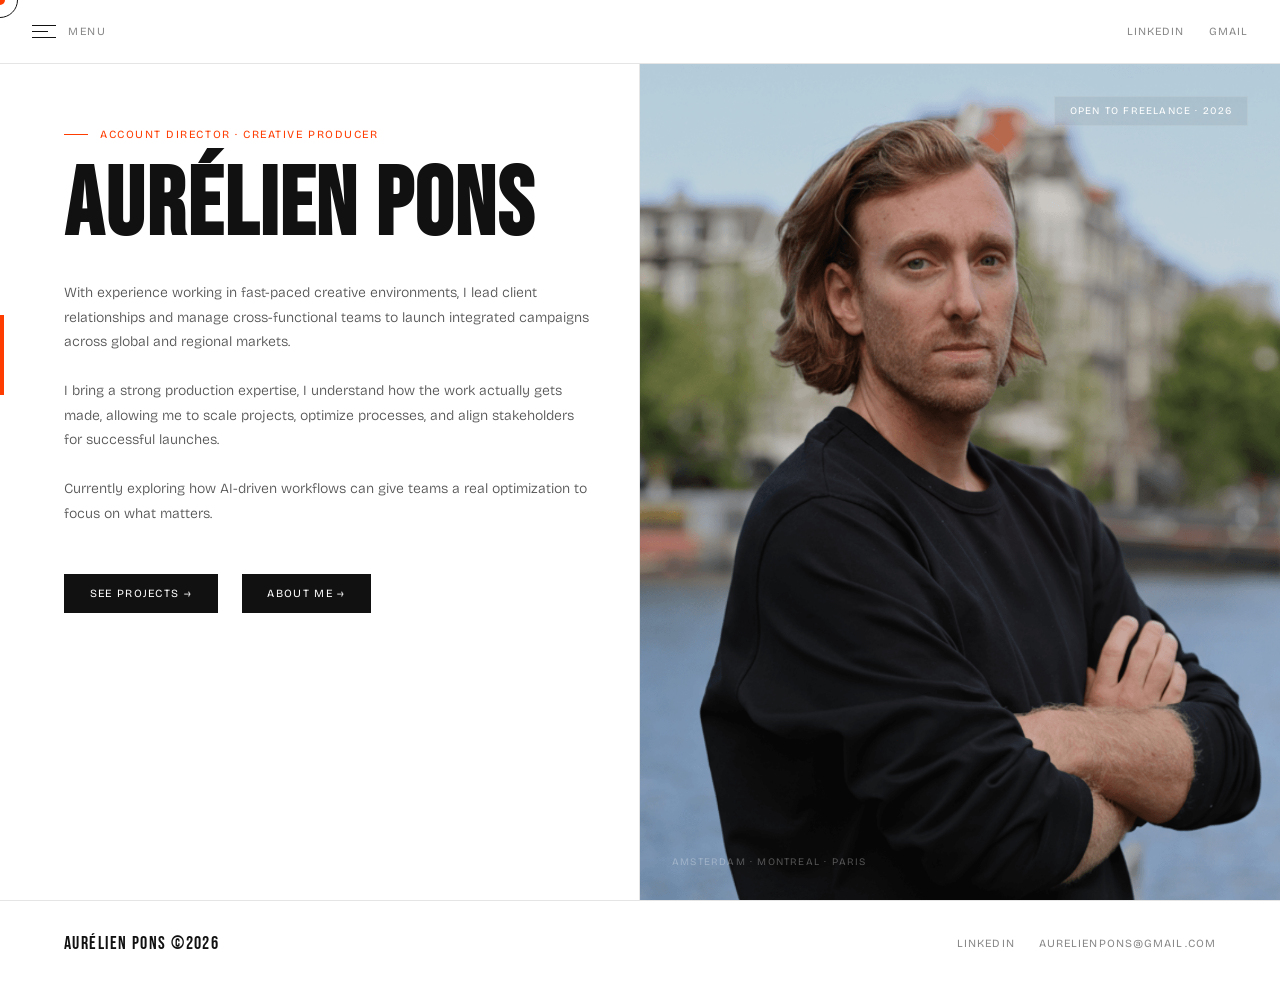
<file: index.html>
<!DOCTYPE html>
<html lang="en">
<head>
  <meta charset="UTF-8">
  <meta name="viewport" content="width=device-width, initial-scale=1.0">
  <title>Aurélien Pons — Account Director</title>
  <link rel="icon" type="image/png" href="favicon.png">
  <link rel="preconnect" href="https://fonts.googleapis.com">
  <link href="https://fonts.googleapis.com/css2?family=Bebas+Neue&family=Bricolage+Grotesque:opsz,wght@12..96,300;12..96,400;12..96,500;12..96,600&display=swap" rel="stylesheet">
  <link rel="stylesheet" href="style.css">
</head>

<!-- Google tag (gtag.js) -->
<script async src="https://www.googletagmanager.com/gtag/js?id=G-1ECZ98PKHG"></script>
<script>
  window.dataLayer = window.dataLayer || [];
  function gtag(){dataLayer.push(arguments);}
  gtag('js', new Date());

  gtag('config', 'G-1ECZ98PKHG');
</script>

<body>

<!-- Custom cursor -->
<div class="cursor" id="cursor"></div>
<div class="cursor-ring" id="cursorRing"></div>

<!-- Sidebar overlay -->
<div class="sidebar-overlay" id="overlay" onclick="closeSidebar()"></div>

<!-- Sidebar -->
<aside class="sidebar" id="sidebar">
  <div>
    <div class="sidebar-logo">AURÉLIEN<br>PONS</div>
    <nav class="sidebar-nav" style="margin-top:2.5rem;">
      <a href="index.html" class="active"><span class="nav-num">01</span>Home</a>
      <a href="about.html"><span class="nav-num">02</span>About</a>
      <a href="projects.html"><span class="nav-num">03</span>Projects</a>
<!--  <a href="projects-yeti.html"><span class="nav-num">04</span>Featured Case</a> -->
    </nav>
  </div>
  <div class="sidebar-bottom">
    <div class="sidebar-links">
      <a class="sidebar-icon-btn" href="https://linkedin.com/in/ponsaurelien" target="_blank" title="LinkedIn">
        <svg viewBox="0 0 24 24"><path d="M16 8a6 6 0 016 6v7h-4v-7a2 2 0 00-2-2 2 2 0 00-2 2v7h-4v-7a6 6 0 016-6z"/><rect x="2" y="9" width="4" height="12"/><circle cx="4" cy="4" r="2"/></svg>
      </a>
      <a class="sidebar-icon-btn" href="mailto:aurelienpons@gmail.com" title="Email">
        <svg viewBox="0 0 24 24"><path d="M4 4h16c1.1 0 2 .9 2 2v12c0 1.1-.9 2-2 2H4c-1.1 0-2-.9-2-2V6c0-1.1.9-2 2-2z"/><polyline points="22,6 12,13 2,6"/></svg>
      </a>
    </div>
<!--  <a class="sidebar-resume-btn" target="_blank" href="dwnld/Aurelien Pons - Client Director.pdf" download>↓ Download Resume</a>
  </div> -->
</aside>

<!-- Topbar -->
<header class="topbar">
  <div class="menu-trigger" id="menuTrigger" onclick="toggleSidebar()">
    <div class="hamburger">
      <span></span><span></span><span></span>
    </div>
    <span class="menu-label">Menu</span>
  </div>

  <div class="topbar-right">
    <a class="topbar-link" href="https://linkedin.com/in/ponsaurelien" target="_blank">LinkedIn</a>
    <a class="topbar-link" href="mailto:aurelienpons@gmail.com">Gmail</a>
<!--<a class="topbar-link accent-link" target="_blank" href="dwnld/Aurelien Pons - Client Director.pdf" download>Resume ↓</a>-->
  </div>
</header>

<!-- ══ PAGE: HOME ══ -->
<main class="page active" id="page-home">
  <div class="home-split">
    <div class="home-left">
      <div class="home-accent-line"></div>
      <div>
        <div class="home-eyebrow">Account Director · Creative Producer</div>
        <h1 class="home-name">AURÉLIEN PONS</h1>
        <p class="home-tagline">With experience working in fast-paced creative environments, I lead client relationships and manage cross-functional teams to launch integrated campaigns across global and regional markets.<br><br>I bring a strong production expertise, I understand how the work actually gets made, allowing me to scale projects, optimize processes, and align stakeholders for successful launches.
<br><br>
Currently exploring how AI-driven workflows can give teams a real optimization to focus on what matters.</p>
        <div class="home-cta-row">
          <a class="btn-primary" href="projects.html" onclick="nav('projects', document.querySelector('.sidebar-nav a:nth-child(3)'))">SEE PROJECTS →</a>
          <a class="btn-primary" href="about.html" onclick="nav('about', document.querySelector('.sidebar-nav a:nth-child(2)'))">ABOUT ME →</a>
<!--      <a class="btn-ghost" href="#" onclick="nav('about', document.querySelector('.sidebar-nav a:nth-child(2)'))">ABOUT ME →</a> -->
        </div>
      </div>
<!--  <div class="home-stats">
        <div>
          <div class="home-stat-num">11+</div>
          <div class="home-stat-label">Years exp.</div>
        </div>
        <div>
          <div class="home-stat-num">€1M+</div>
          <div class="home-stat-label">Budget managed</div>
        </div>
        <div>
          <div class="home-stat-num">5</div>
          <div class="home-stat-label">Regions, EMEA</div>
        </div>
        <div>
          <div class="home-stat-num">30%</div>
          <div class="home-stat-label">Fewer revisions</div>
        </div>
      </div>
-->
    </div>
    <div class="home-right">
      <div class="home-photo-bg"></div>
      <div class="home-big-letter">A</div>

      <!-- Replace the div below with an <img> tag when you have your photo
        <div class="photo-placeholder">
        <div class="photo-circle">AP</div>
        <div style="font-size:11px;color:rgba(255,255,255,0.2);letter-spacing:0.1em;text-transform:uppercase;">Add your photo here</div>
      </div>  -->
      <img class="home-photo" src="img/aurelienpons.png" alt="Aurélien Pons">
      <div class="home-right-tag">Open to freelance · 2026</div>
      <div class="home-photo-caption">Amsterdam · Montreal · Paris</div>
    </div>
  </div>
  <footer class="site-footer">
    <div class="footer-name">AURÉLIEN PONS ©2026</div>
    <div class="footer-links">
      <a class="footer-link" href="https://linkedin.com/in/ponsaurelien" target="_blank">LinkedIn</a>
      <a class="footer-link" href="mailto:aurelienpons@gmail.com">aurelienpons@gmail.com</a>
<!--  <a class="footer-link" target="_blank" href="dwnld/Aurelien Pons - Client Director.pdf" download>↓ Resume</a>-->
    </div>
  </footer>
</main>


<script>
// Cursor
const cursor = document.getElementById('cursor');
const ring = document.getElementById('cursorRing');
let mx = 0, my = 0, rx = 0, ry = 0;
document.addEventListener('mousemove', e => { mx = e.clientX; my = e.clientY; cursor.style.left = mx+'px'; cursor.style.top = my+'px'; });
function animRing() { rx += (mx - rx) * 0.12; ry += (my - ry) * 0.12; ring.style.left = rx+'px'; ring.style.top = ry+'px'; requestAnimationFrame(animRing); }
animRing();

document.querySelectorAll('a, button, .btn-primary, .menu-trigger, .project-row, .detail-back, .btn-ghost').forEach(el => {
  el.addEventListener('mouseenter', () => { cursor.style.width='18px'; cursor.style.height='18px'; ring.style.width='52px'; ring.style.height='52px'; });
  el.addEventListener('mouseleave', () => { cursor.style.width='10px'; cursor.style.height='10px'; ring.style.width='36px'; ring.style.height='36px'; });
});

// Sidebar
function toggleSidebar() {
  const sidebar = document.getElementById('sidebar');
  const overlay = document.getElementById('overlay');
  const trigger = document.getElementById('menuTrigger');
  sidebar.classList.toggle('open');
  overlay.classList.toggle('visible');
  trigger.classList.toggle('active');
}
function closeSidebar() {
  document.getElementById('sidebar').classList.remove('open');
  document.getElementById('overlay').classList.remove('visible');
  document.getElementById('menuTrigger').classList.remove('active');
}

</script>
</body>
</html>
</file>
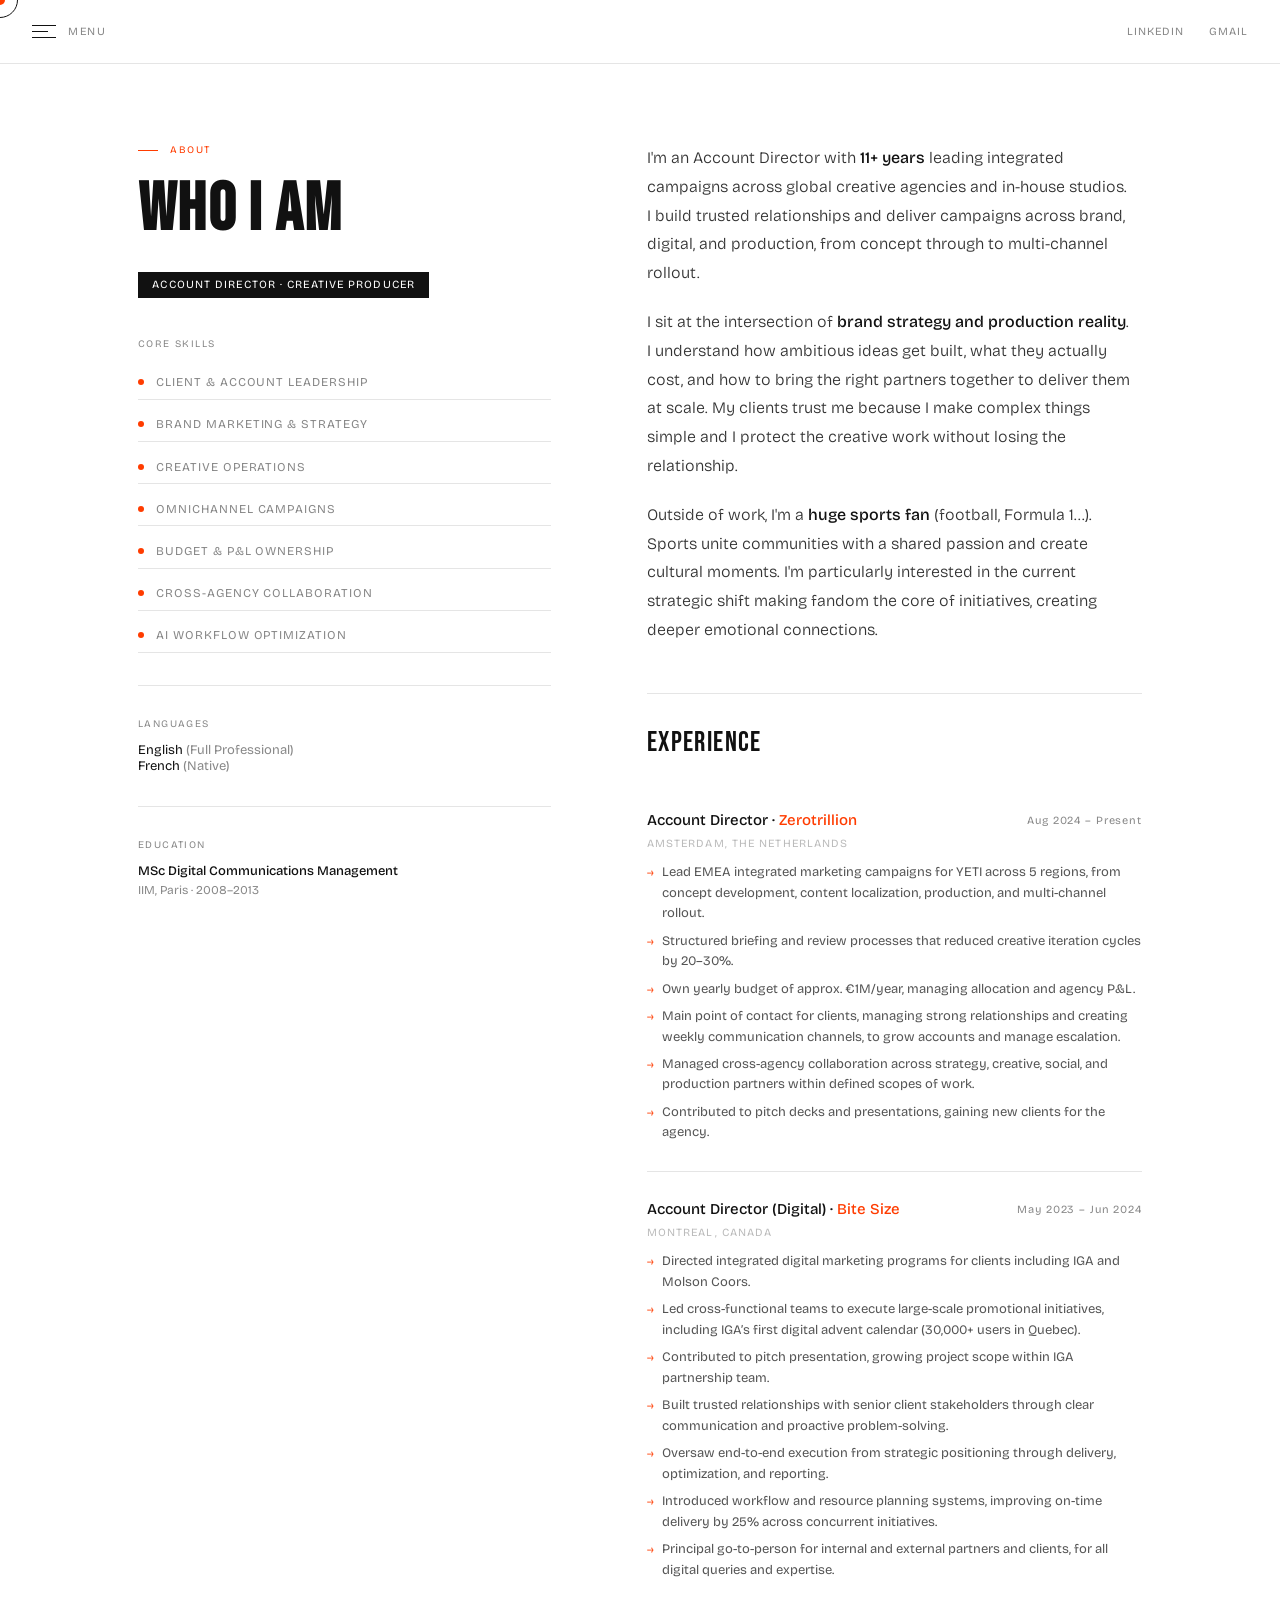
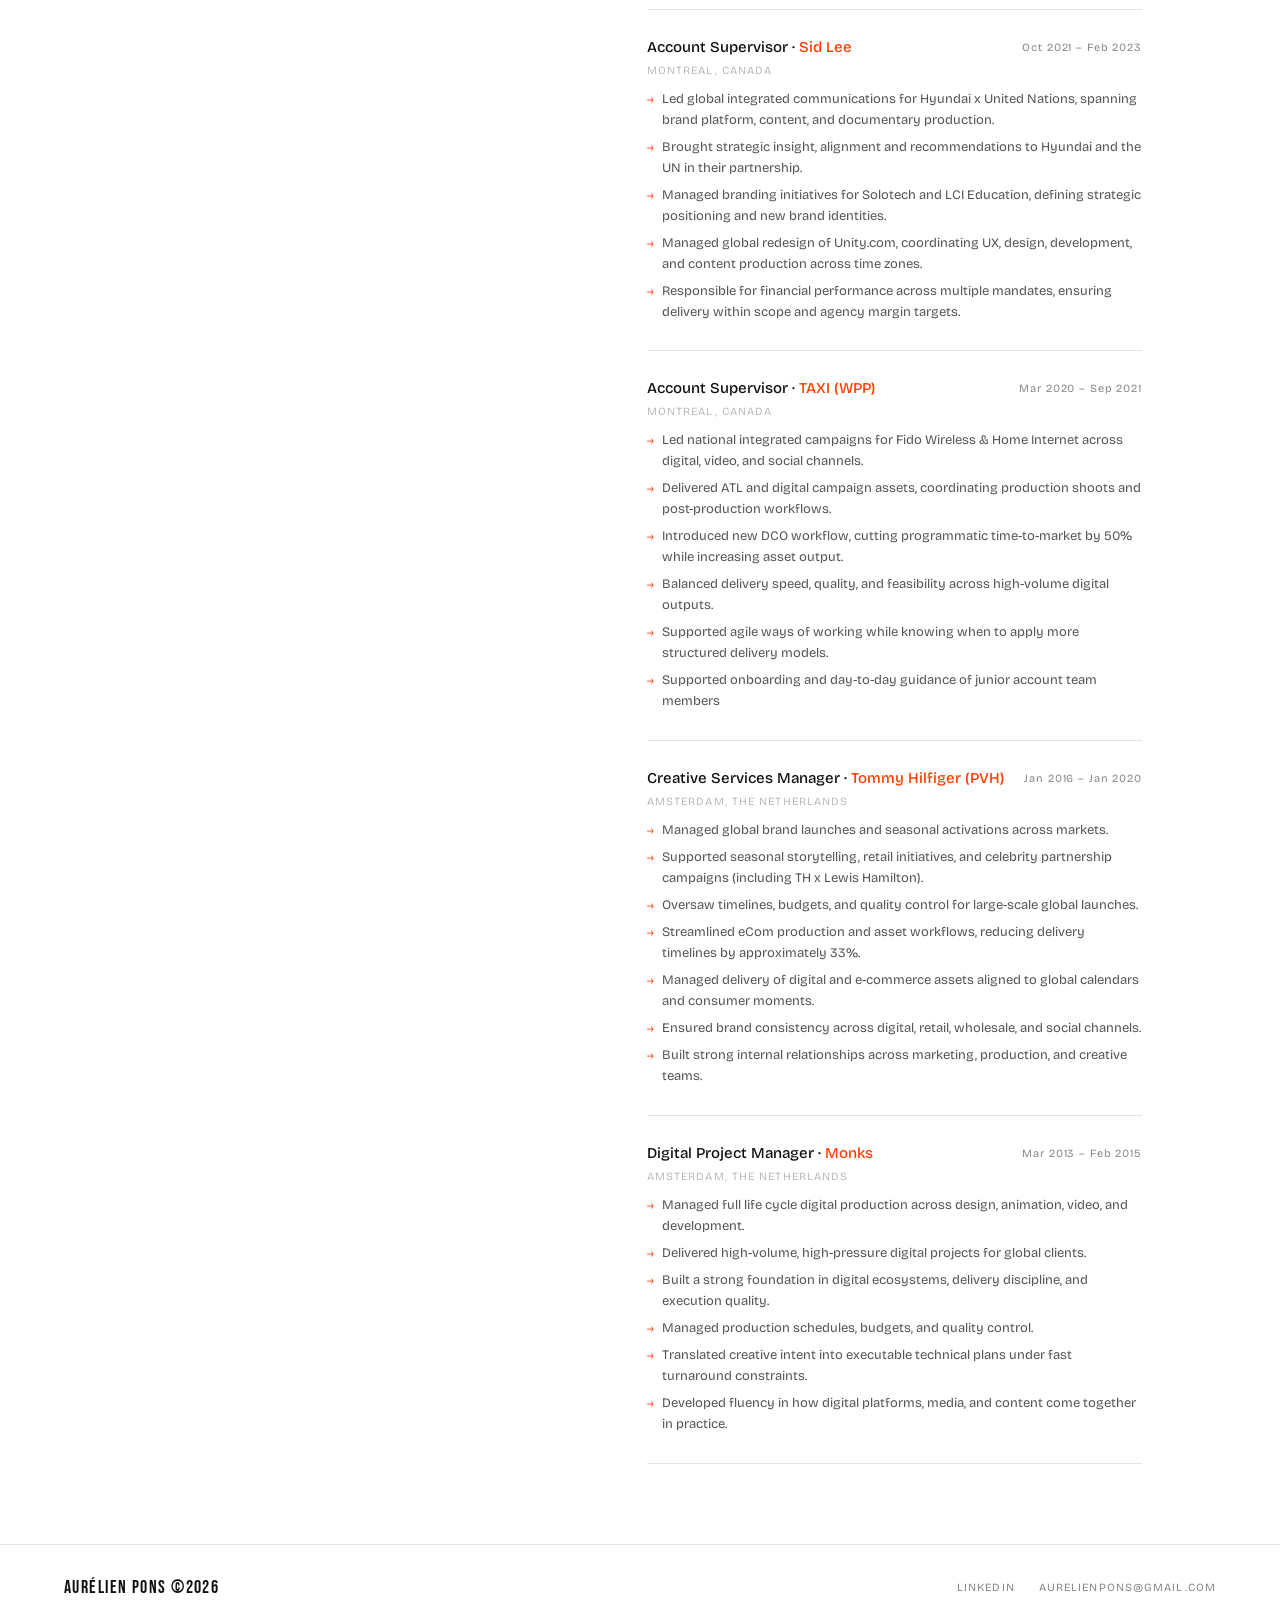
<file: about.html>
<!DOCTYPE html>
<html lang="en">
<head>
  <meta charset="UTF-8">
  <meta name="viewport" content="width=device-width, initial-scale=1.0">
  <title>Aurélien Pons — About Me</title>
  <link rel="icon" type="image/png" href="favicon.png">
  <link rel="preconnect" href="https://fonts.googleapis.com">
  <link href="https://fonts.googleapis.com/css2?family=Bebas+Neue&family=Bricolage+Grotesque:opsz,wght@12..96,300;12..96,400;12..96,500;12..96,600&display=swap" rel="stylesheet">
  <link rel="stylesheet" href="style.css">
</head>

<!-- Google tag (gtag.js) -->
<script async src="https://www.googletagmanager.com/gtag/js?id=G-1ECZ98PKHG"></script>
<script>
  window.dataLayer = window.dataLayer || [];
  function gtag(){dataLayer.push(arguments);}
  gtag('js', new Date());

  gtag('config', 'G-1ECZ98PKHG');
</script>

<body>

<!-- Custom cursor -->
<div class="cursor" id="cursor"></div>
<div class="cursor-ring" id="cursorRing"></div>

<!-- Sidebar overlay -->
<div class="sidebar-overlay" id="overlay" onclick="closeSidebar()"></div>

<!-- Sidebar -->
<aside class="sidebar" id="sidebar">
  <div>
    <div class="sidebar-logo">AURÉLIEN<br>PONS</div>
    <nav class="sidebar-nav" style="margin-top:2.5rem;">
      <a href="index.html"><span class="nav-num">01</span>Home</a>
      <a href="about.html" class="active"><span class="nav-num">02</span>About</a>
      <a href="projects.html"><span class="nav-num">03</span>Projects</a>
<!--  <a href="projects-yeti.html"><span class="nav-num">04</span>Featured Case</a> -->
    </nav>
  </div>
  <div class="sidebar-bottom">
    <div class="sidebar-links">
      <a class="sidebar-icon-btn" href="https://linkedin.com/in/ponsaurelien" target="_blank" title="LinkedIn">
        <svg viewBox="0 0 24 24"><path d="M16 8a6 6 0 016 6v7h-4v-7a2 2 0 00-2-2 2 2 0 00-2 2v7h-4v-7a6 6 0 016-6z"/><rect x="2" y="9" width="4" height="12"/><circle cx="4" cy="4" r="2"/></svg>
      </a>
      <a class="sidebar-icon-btn" href="mailto:aurelienpons@gmail.com" title="Email">
        <svg viewBox="0 0 24 24"><path d="M4 4h16c1.1 0 2 .9 2 2v12c0 1.1-.9 2-2 2H4c-1.1 0-2-.9-2-2V6c0-1.1.9-2 2-2z"/><polyline points="22,6 12,13 2,6"/></svg>
      </a>
    </div>
<!--  <a class="sidebar-resume-btn" target="_blank" href="dwnld/Aurelien Pons - Client Director.pdf" download>↓ Download Resume</a>
  </div> -->
</aside>

<!-- Topbar -->
<header class="topbar">
  <div class="menu-trigger" id="menuTrigger" onclick="toggleSidebar()">
    <div class="hamburger">
      <span></span><span></span><span></span>
    </div>
    <span class="menu-label">Menu</span>
  </div>

  <div class="topbar-right">
    <a class="topbar-link" href="https://linkedin.com/in/ponsaurelien" target="_blank">LinkedIn</a>
    <a class="topbar-link" href="mailto:aurelienpons@gmail.com">Gmail</a>
<!--<a class="topbar-link accent-link" target="_blank" href="dwnld/Aurelien Pons - Client Director.pdf" download>Resume ↓</a>-->
  </div>
</header>

<!-- ══ PAGE: ABOUT ══ -->
<main class="page" id="page-about">
  <div class="about-wrap">
    <div class="about-sticky">
      <div class="section-eyebrow">About</div>
      <h2 class="about-title">WHO I AM</h2>
      <div class="about-role-tag">Account Director · Creative Producer</div>

      <div class="about-competency-list" style="margin-top:2.5rem;">
        <div style="font-size:10px;letter-spacing:0.14em;text-transform:uppercase;color:var(--muted);margin-bottom:0.5rem;">Core Skills</div>
        <div class="about-comp-item">Client & Account Leadership</div>
        <div class="about-comp-item">Brand Marketing & Strategy</div>
        <div class="about-comp-item">Creative Operations</div>
        <div class="about-comp-item">Omnichannel Campaigns</div>
        <div class="about-comp-item">Budget & P&L Ownership</div>
        <div class="about-comp-item">Cross-Agency Collaboration</div>
        <div class="about-comp-item">AI Workflow Optimization</div>
      </div>

      <div style="margin-top:2rem;padding-top:2rem;border-top:0.5px solid var(--border);">
        <div style="font-size:10px;letter-spacing:0.14em;text-transform:uppercase;color:var(--muted);margin-bottom:0.75rem;">Languages</div>
        <div style="font-size:13px;color:var(--ink);margin-top:0.4rem;">English <span style="color:var(--muted);">(Full Professional)</span></div>
        <div style="font-size:13px;color:var(--ink);">French <span style="color:var(--muted);">(Native)</span></div>
      </div>

      <div style="margin-top:2rem;padding-top:2rem;border-top:0.5px solid var(--border);">
        <div style="font-size:10px;letter-spacing:0.14em;text-transform:uppercase;color:var(--muted);margin-bottom:0.75rem;">Education</div>
        <div style="font-size:13px;font-weight:500;color:var(--ink);">MSc Digital Communications Management</div>
        <div style="font-size:12px;color:var(--muted);margin-top:0.25rem;">IIM, Paris · 2008–2013</div>
      </div>
    </div>

    <div class="about-body">
      <div class="about-bio">
        <p>I'm an Account Director with <strong>11+ years</strong> leading integrated campaigns across global creative agencies and in-house studios.<br>I build trusted relationships and deliver campaigns across brand, digital, and production, from concept through to multi-channel rollout.</p>
        <p>I sit at the intersection of <strong>brand strategy and production reality</strong>.<br>I understand how ambitious ideas get built, what they actually cost, and how to bring the right partners together to deliver them at scale. My clients trust me because I make complex things simple and I protect the creative work without losing the relationship.</p>
        <p>Outside of work, I'm a <strong>huge sports fan</strong> (football, Formula 1...).<br>Sports unite communities with a shared passion and create cultural moments. I'm particularly interested in the current strategic shift making fandom the core of initiatives, creating deeper emotional connections.</p>
      </div>

      <div class="about-section-title">EXPERIENCE</div>

      <div class="exp-item">
        <div class="exp-header">
          <div>
            <div class="exp-role">Account Director · <span class="exp-company">Zerotrillion</span></div>
          </div>
          <div class="exp-period">Aug 2024 – Present</div>
        </div>
        <div class="exp-location">Amsterdam, The Netherlands</div>
        <div class="exp-highlights">
          <div class="exp-highlight">Lead EMEA integrated marketing campaigns for YETI across 5 regions, from concept development, content localization, production, and multi-channel rollout.</div>
          <div class="exp-highlight">Structured briefing and review processes that reduced creative iteration cycles by 20–30%.</div>
          <div class="exp-highlight">Own yearly budget of approx. €1M/year, managing allocation and agency P&L.</div>
          <div class="exp-highlight">Main point of contact for clients, managing strong relationships and creating weekly communication channels, to grow accounts and manage escalation.</div>
          <div class="exp-highlight">Managed cross-agency collaboration across strategy, creative, social, and production partners within defined scopes of work.</div>
          <div class="exp-highlight">Contributed to pitch decks and presentations, gaining new clients for the agency.</div>
        </div>
      </div>

      <div class="exp-item">
        <div class="exp-header">
          <div>
            <div class="exp-role">Account Director (Digital) · <span class="exp-company">Bite Size</span></div>
          </div>
          <div class="exp-period">May 2023 – Jun 2024</div>
        </div>
        <div class="exp-location">Montreal, Canada</div>
        <div class="exp-highlights">
          <div class="exp-highlight">Directed integrated digital marketing programs for clients including IGA and Molson Coors.</div>
          <div class="exp-highlight">Led cross-functional teams to execute large-scale promotional initiatives, including IGA’s first digital advent calendar (30,000+ users in Quebec).</div>
          <div class="exp-highlight">Contributed to pitch presentation, growing project scope within IGA partnership team.</div>
          <div class="exp-highlight">Built trusted relationships with senior client stakeholders through clear communication and proactive problem-solving.</div>
          <div class="exp-highlight">Oversaw end-to-end execution from strategic positioning through delivery, optimization, and reporting.</div>
          <div class="exp-highlight">Introduced workflow and resource planning systems, improving on-time delivery by 25% across concurrent initiatives.</div>
          <div class="exp-highlight">Principal go-to-person for internal and external partners and clients, for all digital queries and expertise.</div>
        </div>
      </div>

      <div class="exp-item">
        <div class="exp-header">
          <div>
            <div class="exp-role">Account Supervisor · <span class="exp-company">Sid Lee</span></div>
          </div>
          <div class="exp-period">Oct 2021 – Feb 2023</div>
        </div>
        <div class="exp-location">Montreal, Canada</div>
        <div class="exp-highlights">
          <div class="exp-highlight">Led global integrated communications for Hyundai x United Nations, spanning brand platform, content, and documentary production.</div>
          <div class="exp-highlight">Brought strategic insight, alignment and recommendations to Hyundai and the UN in their partnership.</div>
          <div class="exp-highlight">Managed branding initiatives for Solotech and LCI Education, defining strategic positioning and new brand identities.</div>
          <div class="exp-highlight">Managed global redesign of Unity.com, coordinating UX, design, development, and content production across time zones.</div>
          <div class="exp-highlight">Responsible for financial performance across multiple mandates, ensuring delivery within scope and agency margin targets.</div>
        </div>
      </div>

      <div class="exp-item">
        <div class="exp-header">
          <div>
            <div class="exp-role">Account Supervisor · <span class="exp-company">TAXI (WPP)</span></div>
          </div>
          <div class="exp-period">Mar 2020 – Sep 2021</div>
        </div>
        <div class="exp-location">Montreal, Canada</div>
        <div class="exp-highlights">
          <div class="exp-highlight">Led national integrated campaigns for Fido Wireless & Home Internet across digital, video, and social channels.</div>
          <div class="exp-highlight">Delivered ATL and digital campaign assets, coordinating production shoots and post-production workflows.</div>
          <div class="exp-highlight">Introduced new DCO workflow, cutting programmatic time-to-market by 50% while increasing asset output.</div>
          <div class="exp-highlight">Balanced delivery speed, quality, and feasibility across high-volume digital outputs.</div>
          <div class="exp-highlight">Supported agile ways of working while knowing when to apply more structured delivery models.</div>
          <div class="exp-highlight">Supported onboarding and day-to-day guidance of junior account team members</div>
        </div>
      </div>

      <div class="exp-item">
        <div class="exp-header">
          <div>
            <div class="exp-role">Creative Services Manager · <span class="exp-company">Tommy Hilfiger (PVH)</span></div>
          </div>
          <div class="exp-period">Jan 2016 – Jan 2020</div>
        </div>
        <div class="exp-location">Amsterdam, The Netherlands</div>
        <div class="exp-highlights">
          <div class="exp-highlight">Managed global brand launches and seasonal activations across markets.</div>
          <div class="exp-highlight">Supported seasonal storytelling, retail initiatives, and celebrity partnership campaigns (including TH x Lewis Hamilton).</div>
          <div class="exp-highlight">Oversaw timelines, budgets, and quality control for large-scale global launches.</div>
          <div class="exp-highlight">Streamlined eCom production and asset workflows, reducing delivery timelines by approximately 33%.</div>
          <div class="exp-highlight">Managed delivery of digital and e-commerce assets aligned to global calendars and consumer moments.</div>
          <div class="exp-highlight">Ensured brand consistency across digital, retail, wholesale, and social channels.</div>
          <div class="exp-highlight">Built strong internal relationships across marketing, production, and creative teams.</div>
        </div>
      </div>

      <div class="exp-item">
        <div class="exp-header">
          <div>
            <div class="exp-role">Digital Project Manager · <span class="exp-company">Monks</span></div>
          </div>
          <div class="exp-period">Mar 2013 – Feb 2015</div>
        </div>
        <div class="exp-location">Amsterdam, The Netherlands</div>
        <div class="exp-highlights">
          <div class="exp-highlight">Managed full life cycle digital production across design, animation, video, and development.</div>
          <div class="exp-highlight">Delivered high-volume, high-pressure digital projects for global clients.</div>
          <div class="exp-highlight">Built a strong foundation in digital ecosystems, delivery discipline, and execution quality.</div>
          <div class="exp-highlight">Managed production schedules, budgets, and quality control.</div>
          <div class="exp-highlight">Translated creative intent into executable technical plans under fast turnaround constraints.</div>
          <div class="exp-highlight">Developed fluency in how digital platforms, media, and content come together in practice.</div>
        </div>
      </div>

    </div>
  </div>
  <footer class="site-footer">
    <div class="footer-name">AURÉLIEN PONS ©2026</div>
    <div class="footer-links">
      <a class="footer-link" href="https://linkedin.com/in/ponsaurelien" target="_blank">LinkedIn</a>
      <a class="footer-link" href="mailto:aurelienpons@gmail.com">aurelienpons@gmail.com</a>
<!--  <a class="footer-link" target="_blank" href="dwnld/Aurelien Pons - Client Director.pdf" download>↓ Resume</a>-->
    </div>
  </footer>
</main>

<script>
// Cursor
const cursor = document.getElementById('cursor');
const ring = document.getElementById('cursorRing');
let mx = 0, my = 0, rx = 0, ry = 0;
document.addEventListener('mousemove', e => { mx = e.clientX; my = e.clientY; cursor.style.left = mx+'px'; cursor.style.top = my+'px'; });
function animRing() { rx += (mx - rx) * 0.12; ry += (my - ry) * 0.12; ring.style.left = rx+'px'; ring.style.top = ry+'px'; requestAnimationFrame(animRing); }
animRing();

document.querySelectorAll('a, button, .btn-primary, .menu-trigger, .project-row, .detail-back, .btn-ghost').forEach(el => {
  el.addEventListener('mouseenter', () => { cursor.style.width='18px'; cursor.style.height='18px'; ring.style.width='52px'; ring.style.height='52px'; });
  el.addEventListener('mouseleave', () => { cursor.style.width='10px'; cursor.style.height='10px'; ring.style.width='36px'; ring.style.height='36px'; });
});

// Sidebar
function toggleSidebar() {
  const sidebar = document.getElementById('sidebar');
  const overlay = document.getElementById('overlay');
  const trigger = document.getElementById('menuTrigger');
  sidebar.classList.toggle('open');
  overlay.classList.toggle('visible');
  trigger.classList.toggle('active');
}
function closeSidebar() {
  document.getElementById('sidebar').classList.remove('open');
  document.getElementById('overlay').classList.remove('visible');
  document.getElementById('menuTrigger').classList.remove('active');
}

</script>
</body>
</html>
</file>
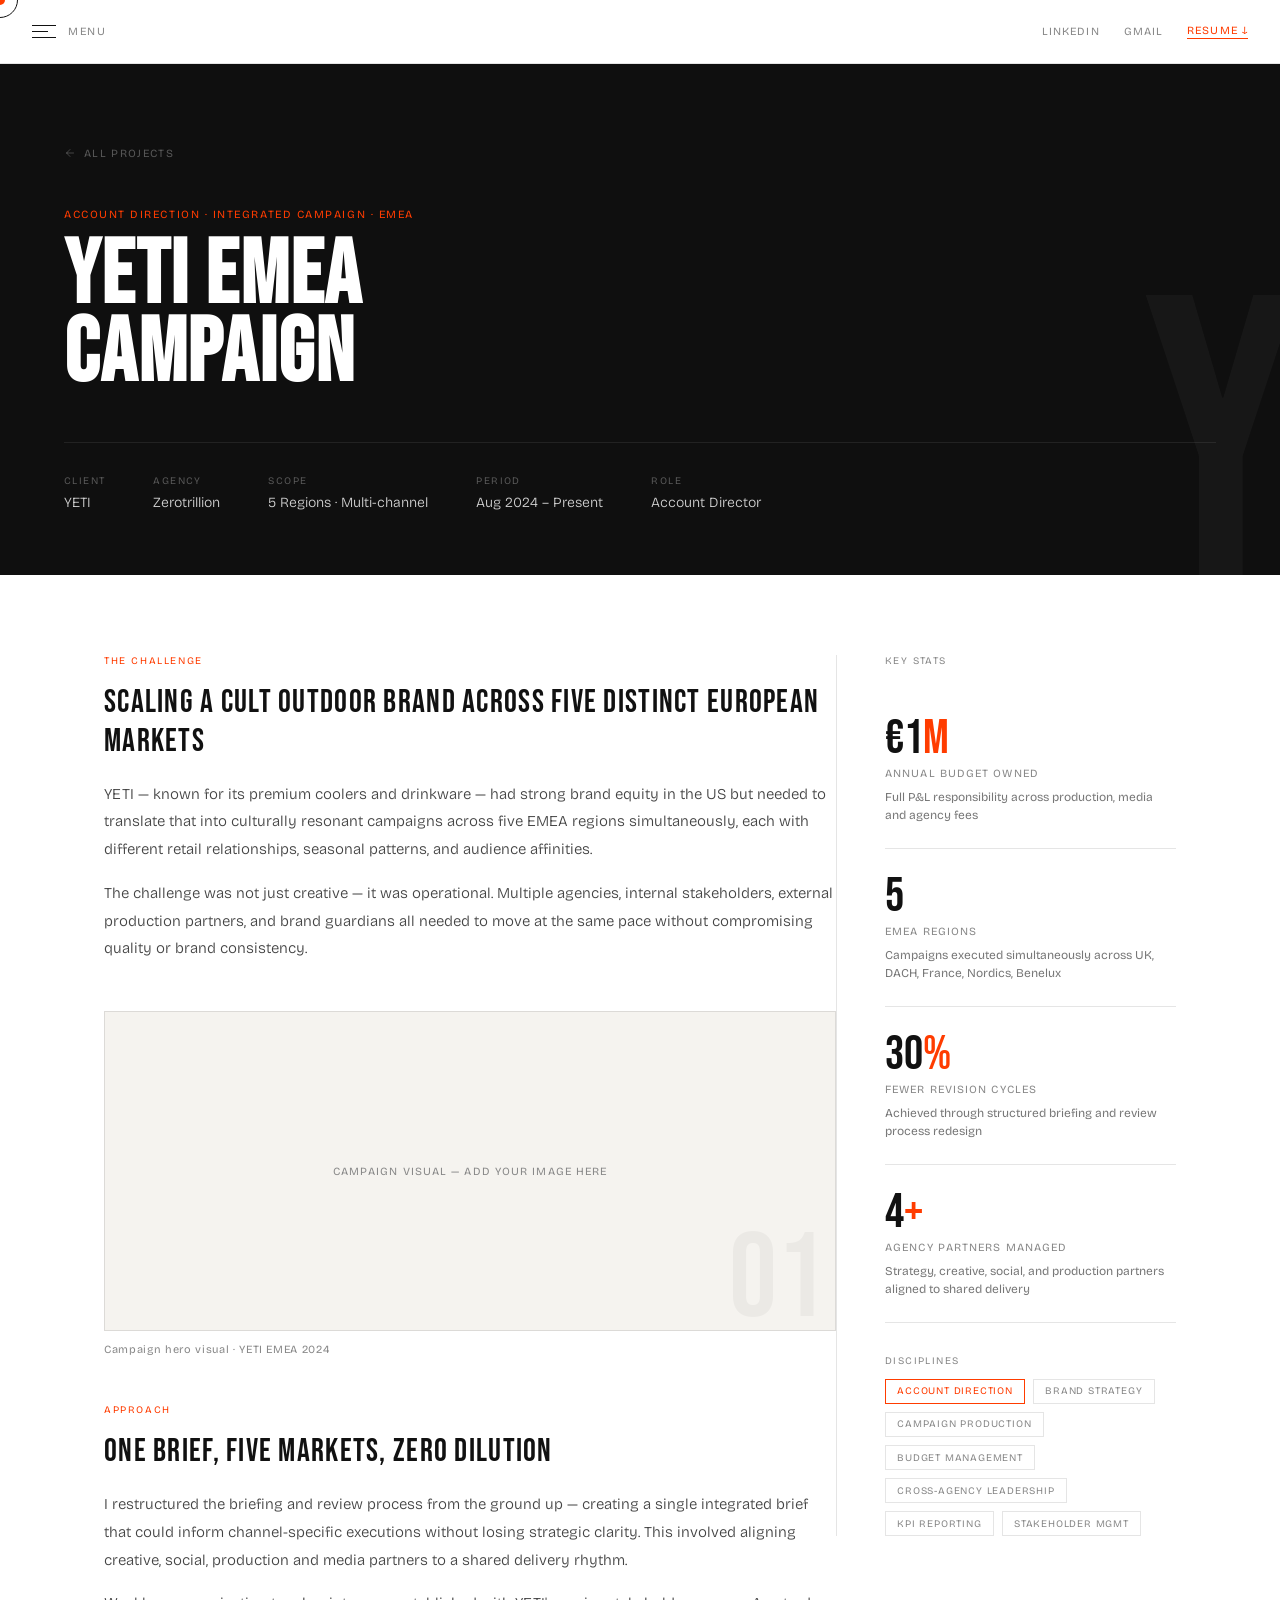
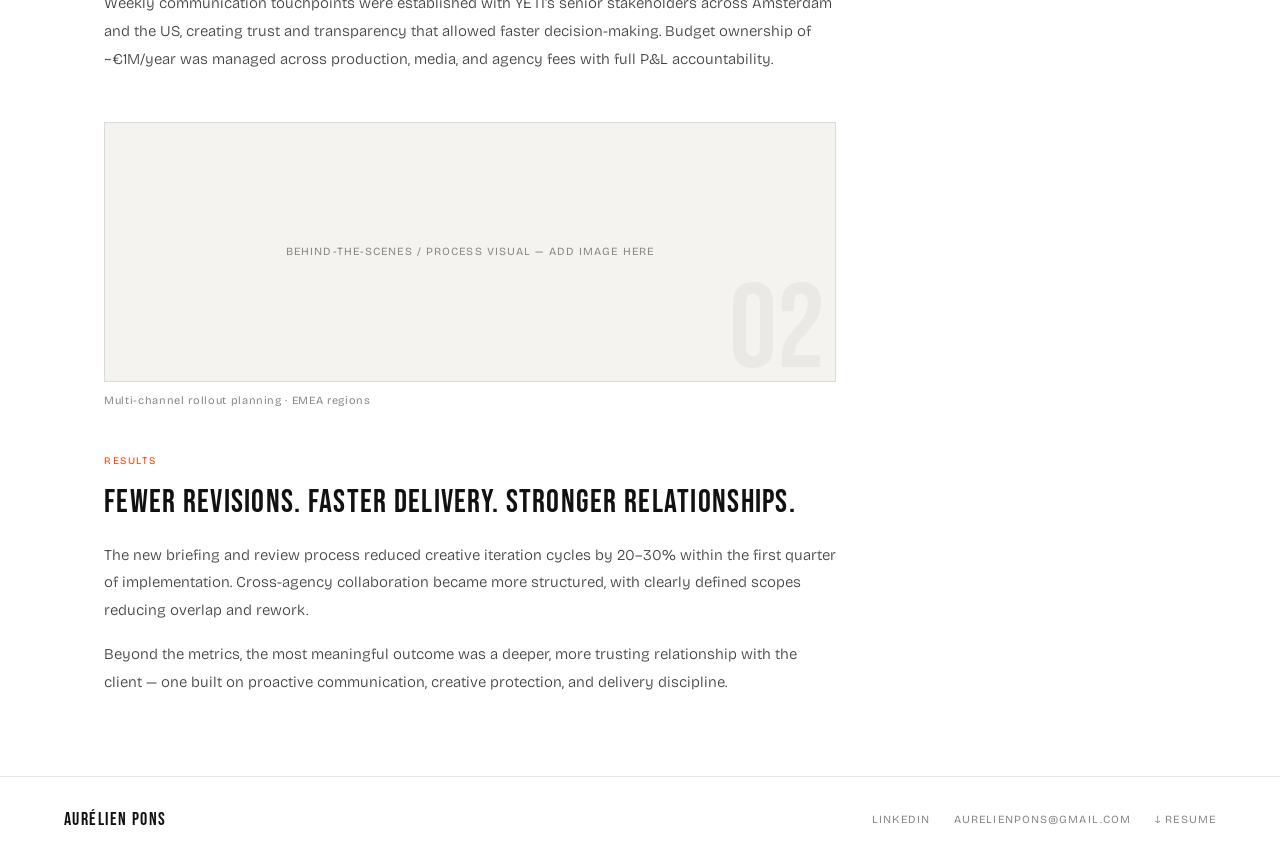
<file: projects-yeti.html>
<!DOCTYPE html>
<html lang="en">
<head>
  <meta charset="UTF-8">
  <meta name="viewport" content="width=device-width, initial-scale=1.0">
  <title>Aurélien Pons — [Page Title]</title>
  <link rel="preconnect" href="https://fonts.googleapis.com">
  <link href="https://fonts.googleapis.com/css2?family=Bebas+Neue&family=Bricolage+Grotesque:opsz,wght@12..96,300;12..96,400;12..96,500;12..96,600&display=swap" rel="stylesheet">
  <link rel="stylesheet" href="style.css">
</head>
<body>

<!-- Custom cursor -->
<div class="cursor" id="cursor"></div>
<div class="cursor-ring" id="cursorRing"></div>

<!-- Sidebar overlay -->
<div class="sidebar-overlay" id="overlay" onclick="closeSidebar()"></div>

<!-- Sidebar -->
<aside class="sidebar" id="sidebar">
  <div>
    <div class="sidebar-logo">AURÉLIEN<br>PONS</div>
    <nav class="sidebar-nav" style="margin-top:2.5rem;">
      <a href="index.html"linkedin.com/in/ponsaurelien><span class="nav-num">01</span>Home</a>
      <a href="about.html"><span class="nav-num">02</span>About</a>
      <a href="projects.html"><span class="nav-num">03</span>Projects</a>
      <a href="projects-yeti.html" class="active"><span class="nav-num">04</span>Featured Case</a>
    </nav>
  </div>
  <div class="sidebar-bottom">
    <div class="sidebar-links">
      <a class="sidebar-icon-btn" href="https://linkedin.com/in/ponsaurelien" target="_blank" title="LinkedIn">
        <svg viewBox="0 0 24 24"><path d="M16 8a6 6 0 016 6v7h-4v-7a2 2 0 00-2-2 2 2 0 00-2 2v7h-4v-7a6 6 0 016-6z"/><rect x="2" y="9" width="4" height="12"/><circle cx="4" cy="4" r="2"/></svg>
      </a>
      <a class="sidebar-icon-btn" href="mailto:aurelienpons@gmail.com" title="Email">
        <svg viewBox="0 0 24 24"><path d="M4 4h16c1.1 0 2 .9 2 2v12c0 1.1-.9 2-2 2H4c-1.1 0-2-.9-2-2V6c0-1.1.9-2 2-2z"/><polyline points="22,6 12,13 2,6"/></svg>
      </a>
    </div>
    <a class="sidebar-resume-btn" target="_blank" href="dwnld/Aurelien Pons - Client Director.pdf" download>↓ Download Resume</a>
  </div>
</aside>

<!-- Topbar -->
<header class="topbar">
  <div class="menu-trigger" id="menuTrigger" onclick="toggleSidebar()">
    <div class="hamburger">
      <span></span><span></span><span></span>
    </div>
    <span class="menu-label">Menu</span>
  </div>

  <div class="topbar-right">
    <a class="topbar-link" href="https://linkedin.com/in/ponsaurelien" target="_blank">LinkedIn</a>
    <a class="topbar-link" href="mailto:aurelienpons@gmail.com">Gmail</a>
    <a class="topbar-link accent-link" target="_blank" href="dwnld/Aurelien Pons - Client Director.pdf" download>Resume ↓</a>
  </div>
</header>

<!-- ══ PAGE: PROJECT DETAIL ══ -->
<main class="page" id="page-detail">
  <div class="detail-hero">
    <div class="detail-hero-bg-letter">Y</div>
    <div class="detail-back" onclick="nav('projects', document.querySelector('.sidebar-nav a:nth-child(3)'))">
      <svg viewBox="0 0 24 24"><line x1="19" y1="12" x2="5" y2="12"/><polyline points="12 19 5 12 12 5"/></svg>
      All projects
    </div>
    <div class="detail-eyebrow">Account Direction · Integrated Campaign · EMEA</div>
    <h2 class="detail-title">YETI EMEA<br>CAMPAIGN</h2>
    <div class="detail-meta">
      <div class="detail-meta-item">
        <div class="detail-meta-label">Client</div>
        <div class="detail-meta-value">YETI</div>
      </div>
      <div class="detail-meta-item">
        <div class="detail-meta-label">Agency</div>
        <div class="detail-meta-value">Zerotrillion</div>
      </div>
      <div class="detail-meta-item">
        <div class="detail-meta-label">Scope</div>
        <div class="detail-meta-value">5 Regions · Multi-channel</div>
      </div>
      <div class="detail-meta-item">
        <div class="detail-meta-label">Period</div>
        <div class="detail-meta-value">Aug 2024 – Present</div>
      </div>
      <div class="detail-meta-item">
        <div class="detail-meta-label">Role</div>
        <div class="detail-meta-value">Account Director</div>
      </div>
    </div>
  </div>

  <div class="detail-body">
    <div class="detail-content">
      <div class="detail-section-label">The Challenge</div>
      <div class="detail-section-title">Scaling a cult outdoor brand across five distinct European markets</div>
      <div class="detail-text">
        <p>YETI — known for its premium coolers and drinkware — had strong brand equity in the US but needed to translate that into culturally resonant campaigns across five EMEA regions simultaneously, each with different retail relationships, seasonal patterns, and audience affinities.</p>
        <p>The challenge was not just creative — it was operational. Multiple agencies, internal stakeholders, external production partners, and brand guardians all needed to move at the same pace without compromising quality or brand consistency.</p>
      </div>

      <div class="detail-image-block">
        <div class="detail-image-placeholder">
          <div class="img-overlay-num">01</div>
          <div class="img-label">Campaign visual — add your image here</div>
        </div>
        <div class="detail-image-caption">Campaign hero visual · YETI EMEA 2024</div>
      </div>

      <div class="detail-section-label" style="margin-top:2.5rem;">Approach</div>
      <div class="detail-section-title">One brief, five markets, zero dilution</div>
      <div class="detail-text">
        <p>I restructured the briefing and review process from the ground up — creating a single integrated brief that could inform channel-specific executions without losing strategic clarity. This involved aligning creative, social, production and media partners to a shared delivery rhythm.</p>
        <p>Weekly communication touchpoints were established with YETI's senior stakeholders across Amsterdam and the US, creating trust and transparency that allowed faster decision-making. Budget ownership of ~€1M/year was managed across production, media, and agency fees with full P&L accountability.</p>
      </div>

      <div class="detail-image-block">
        <div class="detail-image-placeholder" style="height:260px;">
          <div class="img-overlay-num">02</div>
          <div class="img-label">Behind-the-scenes / process visual — add image here</div>
        </div>
        <div class="detail-image-caption">Multi-channel rollout planning · EMEA regions</div>
      </div>

      <div class="detail-section-label" style="margin-top:2.5rem;">Results</div>
      <div class="detail-section-title">Fewer revisions. Faster delivery. Stronger relationships.</div>
      <div class="detail-text">
        <p>The new briefing and review process reduced creative iteration cycles by 20–30% within the first quarter of implementation. Cross-agency collaboration became more structured, with clearly defined scopes reducing overlap and rework.</p>
        <p>Beyond the metrics, the most meaningful outcome was a deeper, more trusting relationship with the client — one built on proactive communication, creative protection, and delivery discipline.</p>
      </div>
    </div>

    <div class="detail-sidebar">
      <div style="font-size:10px;letter-spacing:0.14em;text-transform:uppercase;color:var(--muted);margin-bottom:1.5rem;">Key Stats</div>

      <div class="detail-stat-block">
        <div class="detail-stat-num">€1<span class="accent">M</span></div>
        <div class="detail-stat-label">Annual budget owned</div>
        <div class="detail-stat-desc">Full P&L responsibility across production, media and agency fees</div>
      </div>

      <div class="detail-stat-block">
        <div class="detail-stat-num">5</div>
        <div class="detail-stat-label">EMEA regions</div>
        <div class="detail-stat-desc">Campaigns executed simultaneously across UK, DACH, France, Nordics, Benelux</div>
      </div>

      <div class="detail-stat-block">
        <div class="detail-stat-num">30<span class="accent">%</span></div>
        <div class="detail-stat-label">Fewer revision cycles</div>
        <div class="detail-stat-desc">Achieved through structured briefing and review process redesign</div>
      </div>

      <div class="detail-stat-block">
        <div class="detail-stat-num">4<span class="accent">+</span></div>
        <div class="detail-stat-label">Agency partners managed</div>
        <div class="detail-stat-desc">Strategy, creative, social, and production partners aligned to shared delivery</div>
      </div>

      <div class="detail-tags-section">
        <div style="font-size:10px;letter-spacing:0.14em;text-transform:uppercase;color:var(--muted);margin-bottom:0.75rem;">Disciplines</div>
        <div class="detail-tags">
          <span class="detail-tag accent-tag">Account Direction</span>
          <span class="detail-tag">Brand Strategy</span>
          <span class="detail-tag">Campaign Production</span>
          <span class="detail-tag">Budget Management</span>
          <span class="detail-tag">Cross-Agency Leadership</span>
          <span class="detail-tag">KPI Reporting</span>
          <span class="detail-tag">Stakeholder Mgmt</span>
        </div>
      </div>
    </div>
  </div>

  <footer class="site-footer">
    <div class="footer-name">AURÉLIEN PONS</div>
    <div class="footer-links">
      <a class="footer-link" href="https://linkedin.com/in/ponsaurelien" target="_blank">LinkedIn</a>
      <a class="footer-link" href="mailto:aurelienpons@gmail.com">aurelienpons@gmail.com</a>
      <a class="footer-link" target="_blank" href="dwnld/Aurelien Pons - Client Director.pdf" download>↓ Resume</a>
    </div>
  </footer>
</main>

<script>
// Cursor
const cursor = document.getElementById('cursor');
const ring = document.getElementById('cursorRing');
let mx = 0, my = 0, rx = 0, ry = 0;
document.addEventListener('mousemove', e => { mx = e.clientX; my = e.clientY; cursor.style.left = mx+'px'; cursor.style.top = my+'px'; });
function animRing() { rx += (mx - rx) * 0.12; ry += (my - ry) * 0.12; ring.style.left = rx+'px'; ring.style.top = ry+'px'; requestAnimationFrame(animRing); }
animRing();

document.querySelectorAll('a, button, .btn-primary, .menu-trigger, .project-row, .detail-back, .btn-ghost').forEach(el => {
  el.addEventListener('mouseenter', () => { cursor.style.width='18px'; cursor.style.height='18px'; ring.style.width='52px'; ring.style.height='52px'; });
  el.addEventListener('mouseleave', () => { cursor.style.width='10px'; cursor.style.height='10px'; ring.style.width='36px'; ring.style.height='36px'; });
});

// Sidebar
function toggleSidebar() {
  const sidebar = document.getElementById('sidebar');
  const overlay = document.getElementById('overlay');
  const trigger = document.getElementById('menuTrigger');
  sidebar.classList.toggle('open');
  overlay.classList.toggle('visible');
  trigger.classList.toggle('active');
}
function closeSidebar() {
  document.getElementById('sidebar').classList.remove('open');
  document.getElementById('overlay').classList.remove('visible');
  document.getElementById('menuTrigger').classList.remove('active');
}

</script>
</body>
</html>
</file>
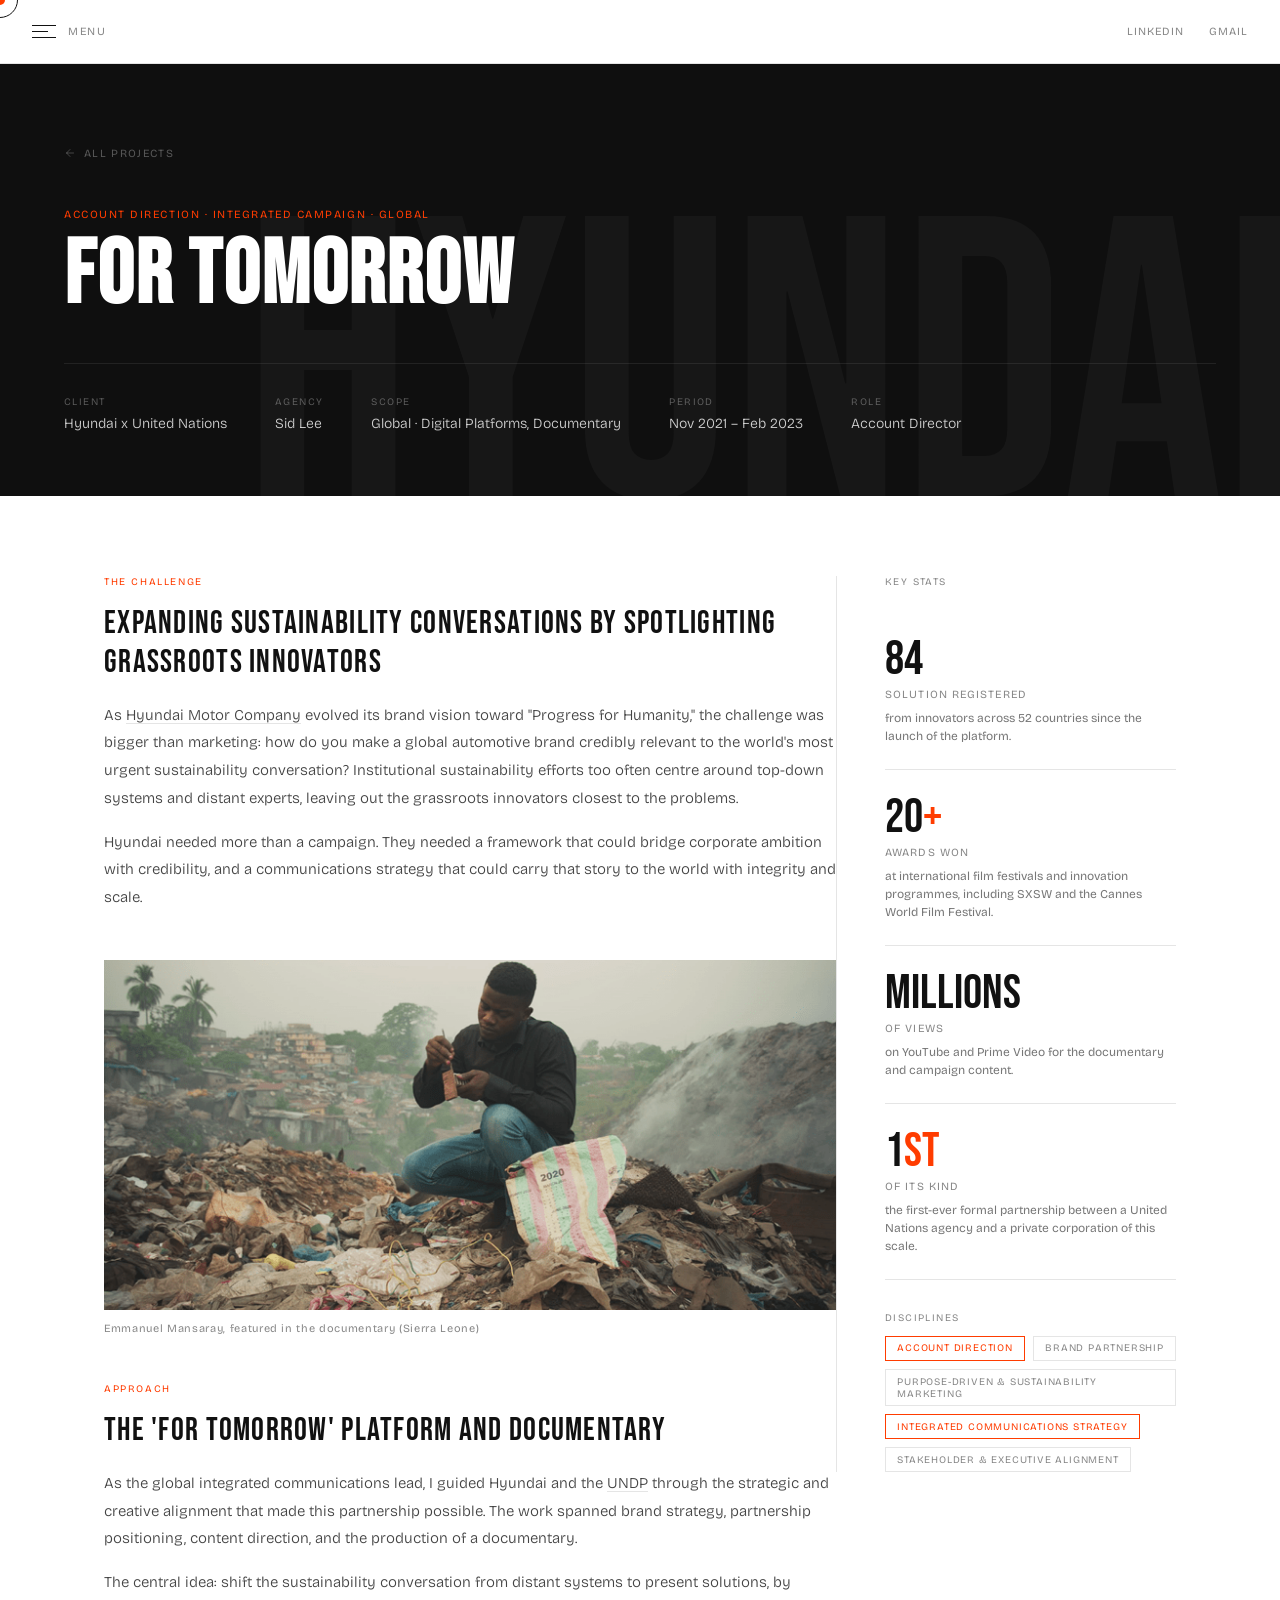
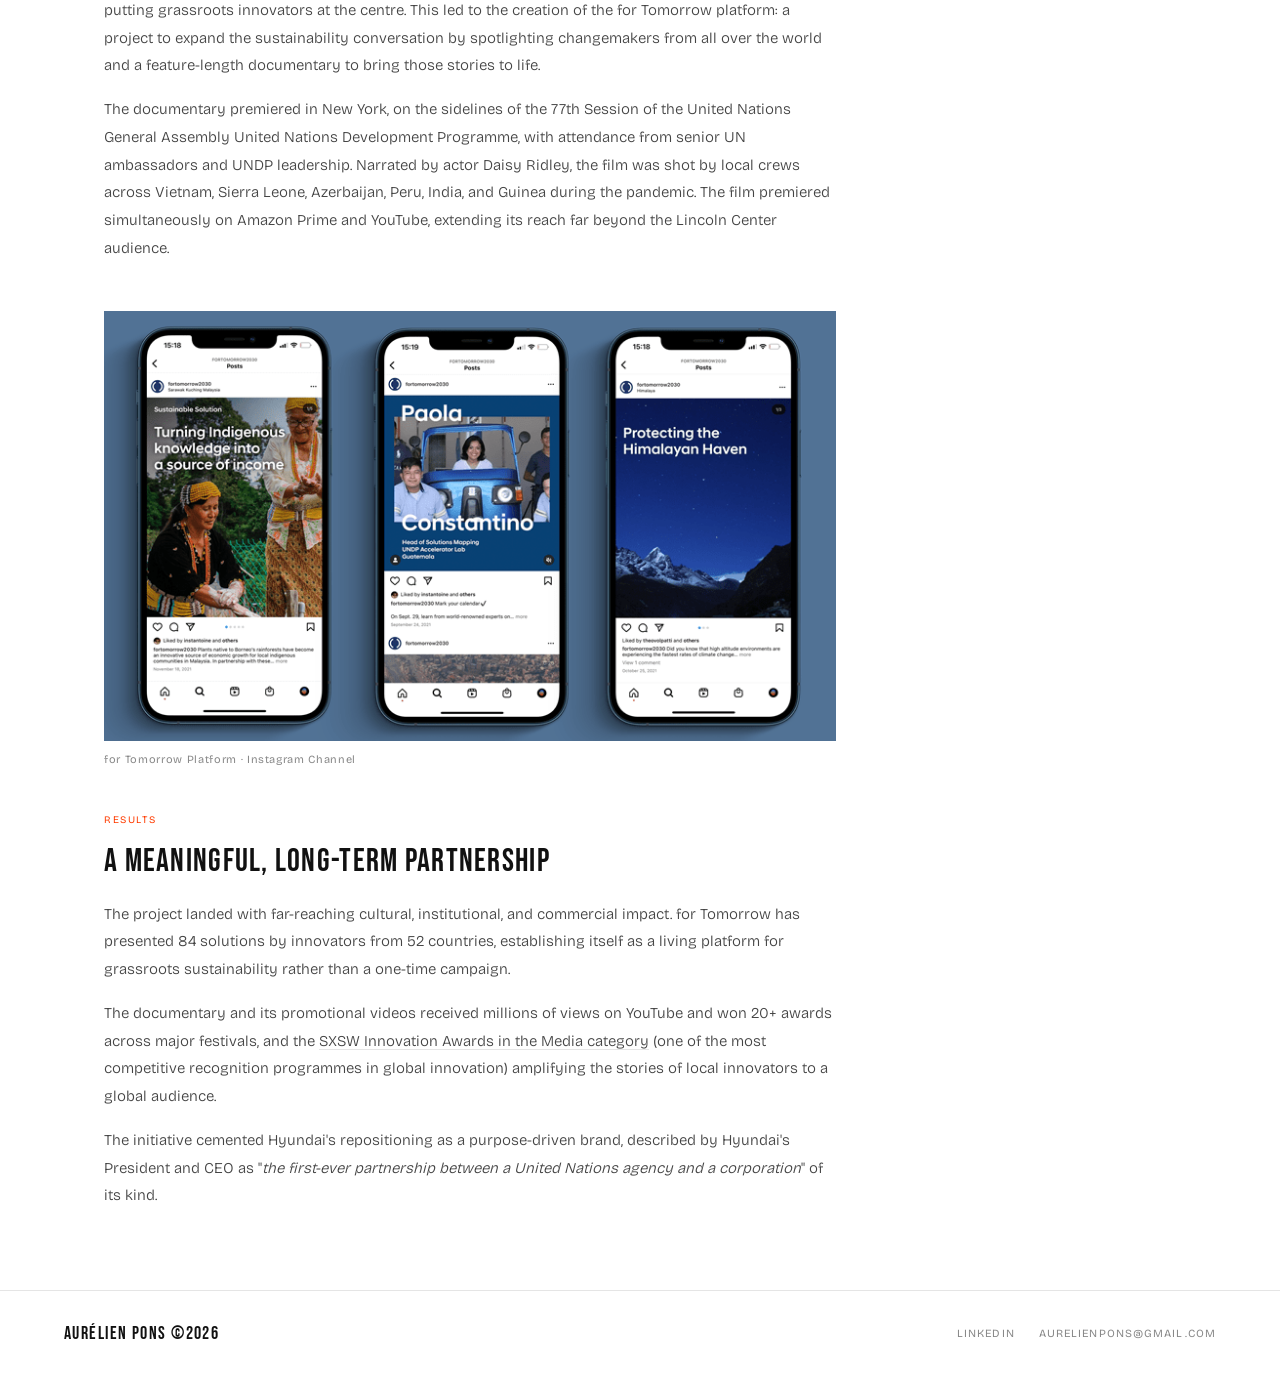
<file: projects/hyundai.html>
<!DOCTYPE html>
<html lang="en">
<head>
  <meta charset="UTF-8">
  <meta name="viewport" content="width=device-width, initial-scale=1.0">
  <title>Aurélien Pons — for Tomorrow</title>
  <link rel="icon" type="image/png" href="../favicon.png">
  <link rel="preconnect" href="https://fonts.googleapis.com">
  <link href="https://fonts.googleapis.com/css2?family=Bebas+Neue&family=Bricolage+Grotesque:opsz,wght@12..96,300;12..96,400;12..96,500;12..96,600&display=swap" rel="stylesheet">
  <link rel="stylesheet" href="../style.css">
</head>

<!-- Google tag (gtag.js) -->
<script async src="https://www.googletagmanager.com/gtag/js?id=G-1ECZ98PKHG"></script>
<script>
  window.dataLayer = window.dataLayer || [];
  function gtag(){dataLayer.push(arguments);}
  gtag('js', new Date());

  gtag('config', 'G-1ECZ98PKHG');
</script>

<body>

<!-- Custom cursor -->
<div class="cursor" id="cursor"></div>
<div class="cursor-ring" id="cursorRing"></div>

<!-- Sidebar overlay -->
<div class="sidebar-overlay" id="overlay" onclick="closeSidebar()"></div>

<!-- Sidebar -->
<aside class="sidebar" id="sidebar">
  <div>
    <div class="sidebar-logo">AURÉLIEN<br>PONS</div>
    <nav class="sidebar-nav" style="margin-top:2.5rem;">
      <a href="../index.html"linkedin.com/in/ponsaurelien><span class="nav-num">01</span>Home</a>
      <a href="../about.html"><span class="nav-num">02</span>About</a>
      <a href="../projects.html"><span class="nav-num">03</span>Projects</a>
<!--  <a href="projects-yeti.html" class="active"><span class="nav-num">04</span>Featured Case</a> -->
    </nav>
  </div>
  <div class="sidebar-bottom">
    <div class="sidebar-links">
      <a class="sidebar-icon-btn" href="https://linkedin.com/in/ponsaurelien" target="_blank" title="LinkedIn">
        <svg viewBox="0 0 24 24"><path d="M16 8a6 6 0 016 6v7h-4v-7a2 2 0 00-2-2 2 2 0 00-2 2v7h-4v-7a6 6 0 016-6z"/><rect x="2" y="9" width="4" height="12"/><circle cx="4" cy="4" r="2"/></svg>
      </a>
      <a class="sidebar-icon-btn" href="mailto:aurelienpons@gmail.com" title="Email">
        <svg viewBox="0 0 24 24"><path d="M4 4h16c1.1 0 2 .9 2 2v12c0 1.1-.9 2-2 2H4c-1.1 0-2-.9-2-2V6c0-1.1.9-2 2-2z"/><polyline points="22,6 12,13 2,6"/></svg>
      </a>
    </div>
<!--  <a class="sidebar-resume-btn" target="_blank" href="dwnld/Aurelien Pons - Client Director.pdf" download>↓ Download Resume</a> -->
  </div>
</aside>

<!-- Topbar -->
<header class="topbar">
  <div class="menu-trigger" id="menuTrigger" onclick="toggleSidebar()">
    <div class="hamburger">
      <span></span><span></span><span></span>
    </div>
    <span class="menu-label">Menu</span>
  </div>

  <div class="topbar-right">
    <a class="topbar-link" href="https://linkedin.com/in/ponsaurelien" target="_blank">LinkedIn</a>
    <a class="topbar-link" href="mailto:aurelienpons@gmail.com">Gmail</a>
<!--<a class="topbar-link accent-link" target="_blank" href="dwnld/Aurelien Pons - Client Director.pdf" download>Resume ↓</a> -->
  </div>
</header>

<!-- ══ PAGE: PROJECT DETAIL ══ -->
<main class="page" id="page-detail">
  <div class="detail-hero">
    <div class="detail-hero-bg-letter">Hyundai</div>
    <a class="detail-back" href="../projects.html">
      <svg viewBox="0 0 24 24"><line x1="19" y1="12" x2="5" y2="12"/><polyline points="12 19 5 12 12 5"/></svg>
      All projects
    </a>
    <div class="detail-eyebrow">Account Direction · Integrated Campaign · GLOBAL</div>
    <h2 class="detail-title">for Tomorrow
</h2>
    <div class="detail-meta">
      <div class="detail-meta-item">
        <div class="detail-meta-label">Client</div>
        <div class="detail-meta-value">Hyundai x United Nations</div>
      </div>
      <div class="detail-meta-item">
        <div class="detail-meta-label">Agency</div>
        <div class="detail-meta-value">Sid Lee</div>
      </div>
      <div class="detail-meta-item">
        <div class="detail-meta-label">Scope</div>
        <div class="detail-meta-value">Global · Digital Platforms, Documentary</div>
      </div>
      <div class="detail-meta-item">
        <div class="detail-meta-label">Period</div>
        <div class="detail-meta-value">Nov 2021 – Feb 2023</div>
      </div>
      <div class="detail-meta-item">
        <div class="detail-meta-label">Role</div>
        <div class="detail-meta-value">Account Director</div>
      </div>
    </div>
  </div>

  <div class="detail-body">
    <div class="detail-content">
      <div class="detail-section-label">The Challenge</div>
      <div class="detail-section-title">Expanding sustainability conversations by spotlighting grassroots innovators</div>
      <div class="detail-text">
        <p>As <a class="body-link" href="https://www.hyundai.com/worldwide/en/brand-journal/sustainable-vision/for-tomorrow" target="_blank">Hyundai Motor Company</a> evolved its brand vision toward "Progress for Humanity," the challenge was bigger than marketing: how do you make a global automotive brand credibly relevant to the world's most urgent sustainability conversation? Institutional sustainability efforts too often centre around top-down systems and distant experts, leaving out the grassroots innovators closest to the problems.</p>
        <p>Hyundai needed more than a campaign. They needed a framework that could bridge corporate ambition with credibility, and a communications strategy that could carry that story to the world with integrity and scale.</p>
      </div>

      <div class="detail-image-block">
        <img src="../img/fortomorrow/fortomorrow-innovator.png" alt="for Tomorrow documentary" style="width:100%; height:350px; object-fit:cover; display:block;">
        <div class="detail-image-caption">Emmanuel Mansaray, featured in the documentary (Sierra Leone)</div>
      </div>

      <div class="detail-section-label" style="margin-top:2.5rem;">Approach</div>
      <div class="detail-section-title">The 'for Tomorrow' platform and documentary</div>
      <div class="detail-text">
        <p>As the global integrated communications lead, I guided Hyundai and the <a class="body-link" href="https://www.undp.org/acceleratorlabs/our-work/fortomorrow" target="_blank">UNDP</a> through the strategic and creative alignment that made this partnership possible. The work spanned brand strategy, partnership positioning, content direction, and the production of a documentary.</p>
        <p>The central idea: shift the sustainability conversation from distant systems to present solutions, by putting grassroots innovators at the centre. This led to the creation of the for Tomorrow platform: a project to expand the sustainability conversation by spotlighting changemakers from all over the world and a feature-length documentary to bring those stories to life.</p>
        <p>The documentary premiered in New York, on the sidelines of the 77th Session of the United Nations General Assembly United Nations Development Programme, with attendance from senior UN ambassadors and UNDP leadership. Narrated by actor Daisy Ridley, the film was shot by local crews across Vietnam, Sierra Leone, Azerbaijan, Peru, India, and Guinea during the pandemic. The film premiered simultaneously on Amazon Prime and YouTube, extending its reach far beyond the Lincoln Center audience.</p>
      </div>

      <div class="detail-image-block">
        <img src="../img/fortomorrow/fortomorrow-platform.png" alt="for Tomorrow platform" style="width:100%; height:430px; object-fit:cover; display:block;">
        <div class="detail-image-caption">for Tomorrow Platform · Instagram Channel</div>
      </div>

      <div class="detail-section-label" style="margin-top:2.5rem;">Results</div>
      <div class="detail-section-title">A meaningful, long-term partnership</div>
      <div class="detail-text">
        <p>The project landed with far-reaching cultural, institutional, and commercial impact. for Tomorrow has presented 84 solutions by innovators from 52 countries, establishing itself as a living platform for grassroots sustainability rather than a one-time campaign.</p>
        <p>The documentary and its promotional videos received millions of views on YouTube and won 20+ awards across major festivals, and the <a class="body-link" href="https://sxsw.com/news/2023/2023-sxsw-innovation-awards-winners-announced/" target="_blank">SXSW Innovation Awards in the Media category</a> (one of the most competitive recognition programmes in global innovation) amplifying the stories of local innovators to a global audience.</p>
        <p>The initiative cemented Hyundai's repositioning as a purpose-driven brand, described by Hyundai's President and CEO as "<i>the first-ever partnership between a United Nations agency and a corporation</I>" of its kind.</p>
      </div>
    </div>

    <div class="detail-sidebar">
      <div style="font-size:10px;letter-spacing:0.14em;text-transform:uppercase;color:var(--muted);margin-bottom:1.5rem;">Key Stats</div>

      <div class="detail-stat-block">
        <div class="detail-stat-num">84</div>
        <div class="detail-stat-label">Solution Registered</div>
        <div class="detail-stat-desc">from innovators across 52 countries since the launch of the platform.</div>
      </div>

      <div class="detail-stat-block">
        <div class="detail-stat-num">20<span class="accent">+</span></div>
        <div class="detail-stat-label">awards won</div>
        <div class="detail-stat-desc">at international film festivals and innovation programmes, including SXSW and the Cannes World Film Festival.</div>
      </div>

      <div class="detail-stat-block">
        <div class="detail-stat-num">Millions</div>
        <div class="detail-stat-label">of views</div>
        <div class="detail-stat-desc">on YouTube and Prime Video for the documentary and campaign content.</div>
      </div>

      <div class="detail-stat-block">
        <div class="detail-stat-num">1<span class="accent">st</span></div>
        <div class="detail-stat-label">of its kind</div>
        <div class="detail-stat-desc">the first-ever formal partnership between a United Nations agency and a private corporation of this scale.</div>
      </div>

      <div class="detail-tags-section">
        <div style="font-size:10px;letter-spacing:0.14em;text-transform:uppercase;color:var(--muted);margin-bottom:0.75rem;">Disciplines</div>
        <div class="detail-tags">
          <span class="detail-tag accent-tag">Account Direction</span>
          <span class="detail-tag">Brand Partnership</span>
          <span class="detail-tag">Purpose-driven & Sustainability Marketing</span>
          <span class="detail-tag accent-tag">Integrated Communications Strategy</span>
          <span class="detail-tag">Stakeholder & Executive Alignment</span>
        </div>
      </div>
    </div>
  </div>

  <footer class="site-footer">
    <div class="footer-name">AURÉLIEN PONS ©2026</div>
    <div class="footer-links">
      <a class="footer-link" href="https://linkedin.com/in/ponsaurelien" target="_blank">LinkedIn</a>
      <a class="footer-link" href="mailto:aurelienpons@gmail.com">aurelienpons@gmail.com</a>
<!--  <a class="footer-link" target="_blank" href="dwnld/Aurelien Pons - Client Director.pdf" download>↓ Resume</a> -->
    </div>
  </footer>
</main>

<script>
// Cursor
const cursor = document.getElementById('cursor');
const ring = document.getElementById('cursorRing');
let mx = 0, my = 0, rx = 0, ry = 0;
document.addEventListener('mousemove', e => { mx = e.clientX; my = e.clientY; cursor.style.left = mx+'px'; cursor.style.top = my+'px'; });
function animRing() { rx += (mx - rx) * 0.12; ry += (my - ry) * 0.12; ring.style.left = rx+'px'; ring.style.top = ry+'px'; requestAnimationFrame(animRing); }
animRing();

document.querySelectorAll('a, button, .btn-primary, .menu-trigger, .project-row, .detail-back, .btn-ghost').forEach(el => {
  el.addEventListener('mouseenter', () => { cursor.style.width='18px'; cursor.style.height='18px'; ring.style.width='52px'; ring.style.height='52px'; });
  el.addEventListener('mouseleave', () => { cursor.style.width='10px'; cursor.style.height='10px'; ring.style.width='36px'; ring.style.height='36px'; });
});

// Sidebar
function toggleSidebar() {
  const sidebar = document.getElementById('sidebar');
  const overlay = document.getElementById('overlay');
  const trigger = document.getElementById('menuTrigger');
  sidebar.classList.toggle('open');
  overlay.classList.toggle('visible');
  trigger.classList.toggle('active');
}
function closeSidebar() {
  document.getElementById('sidebar').classList.remove('open');
  document.getElementById('overlay').classList.remove('visible');
  document.getElementById('menuTrigger').classList.remove('active');
}

</script>
</body>
</html>
</file>
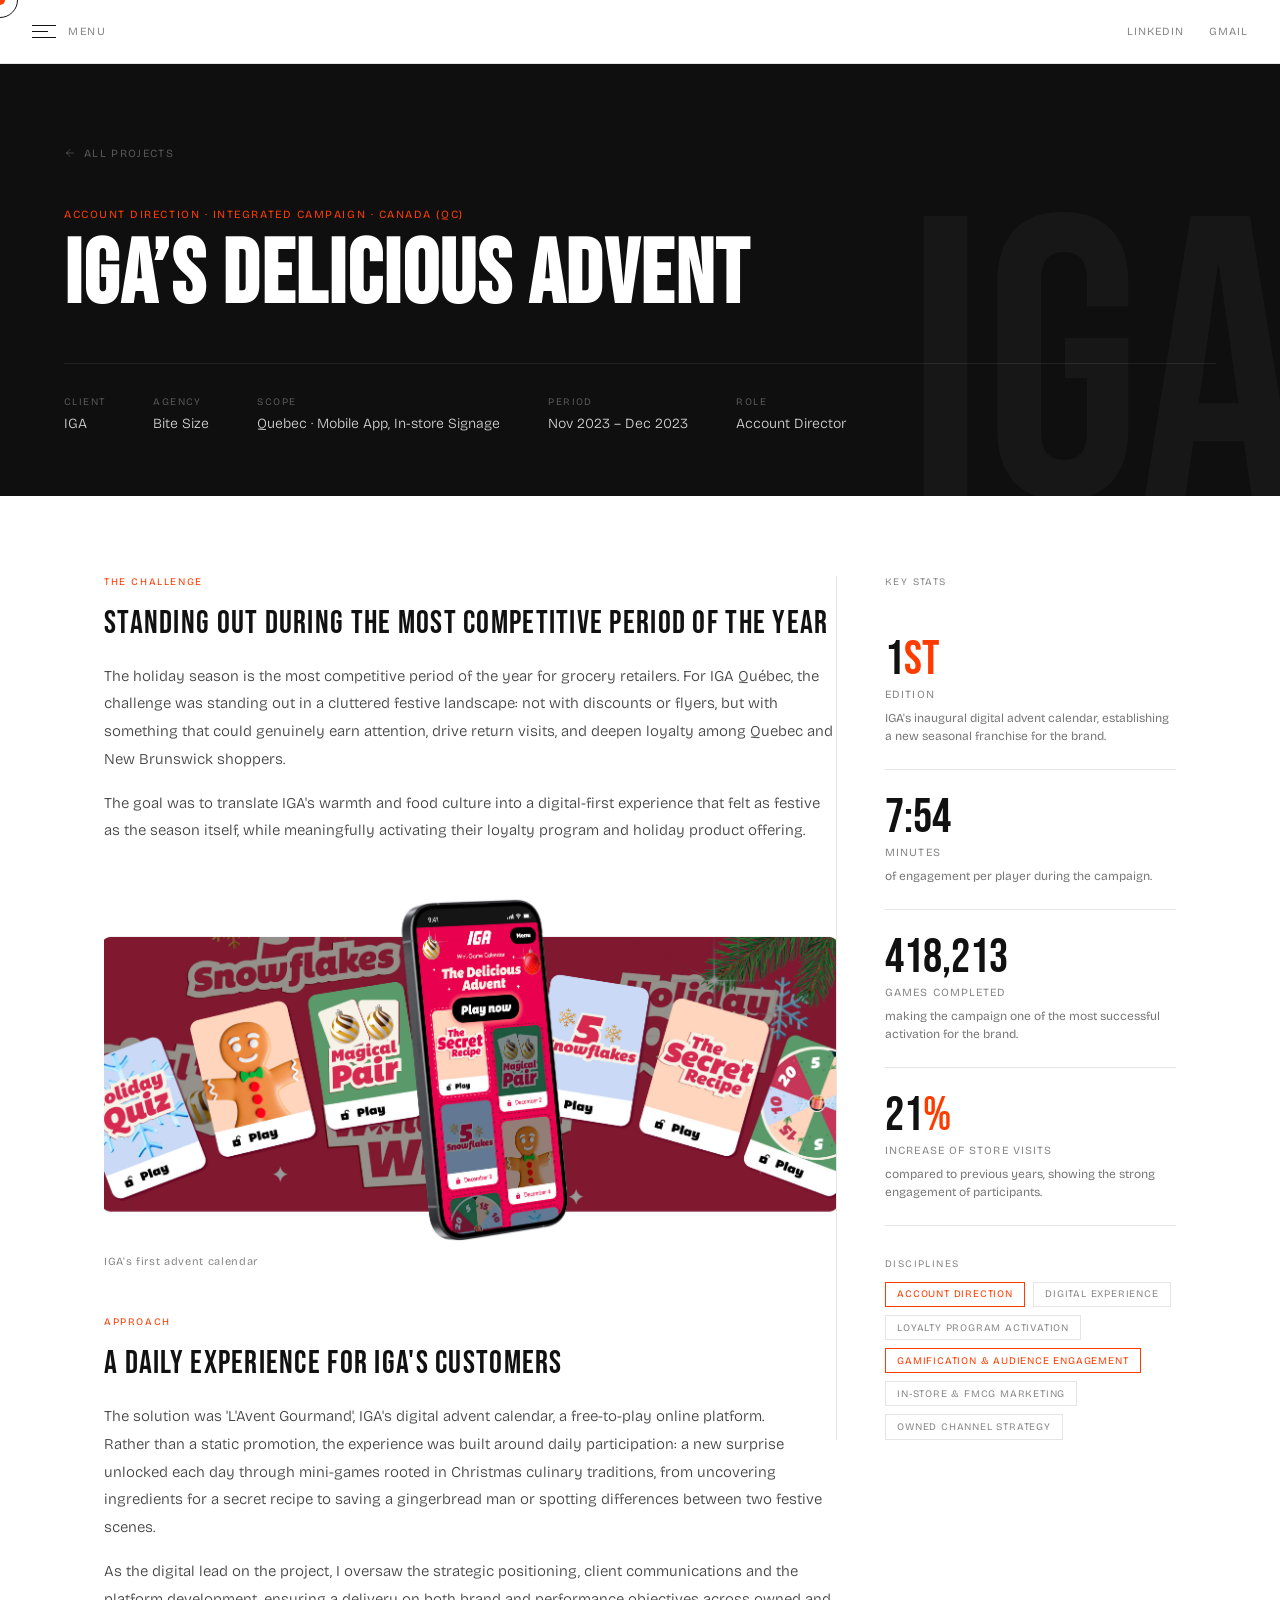
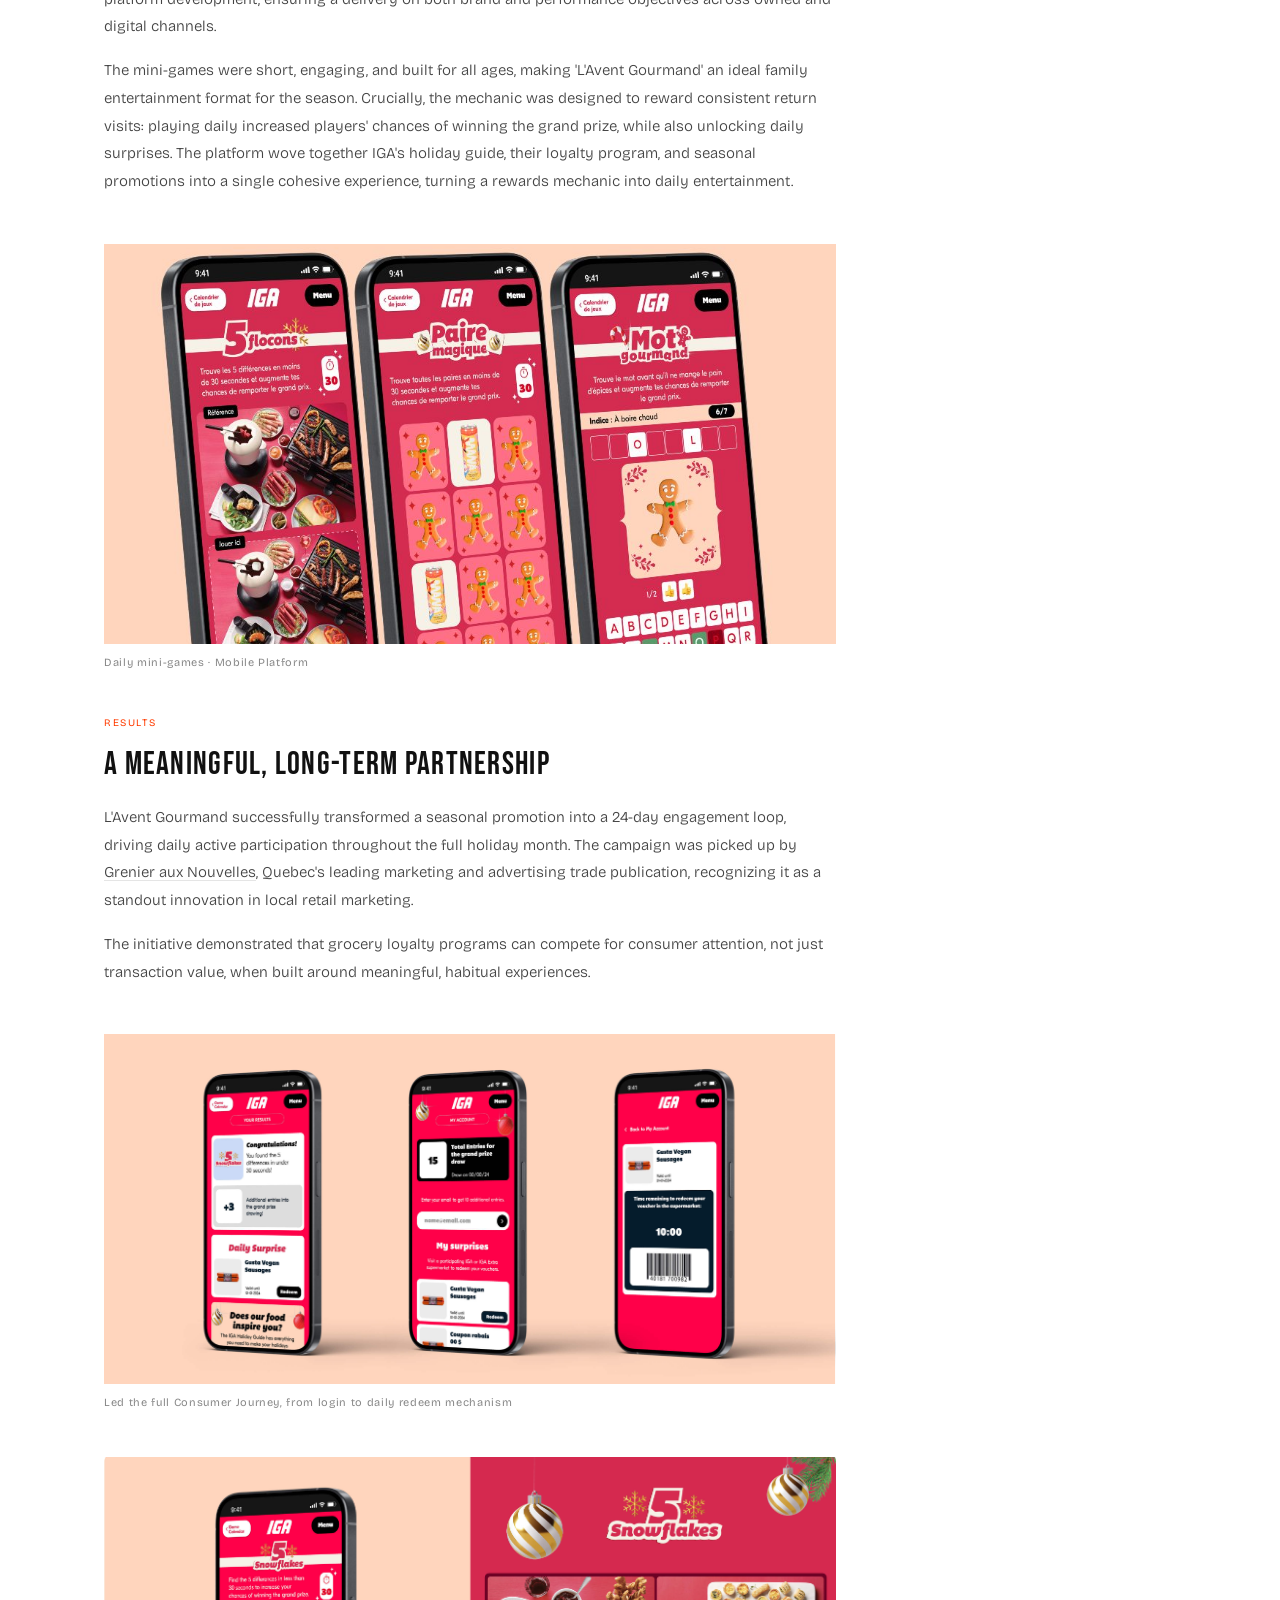
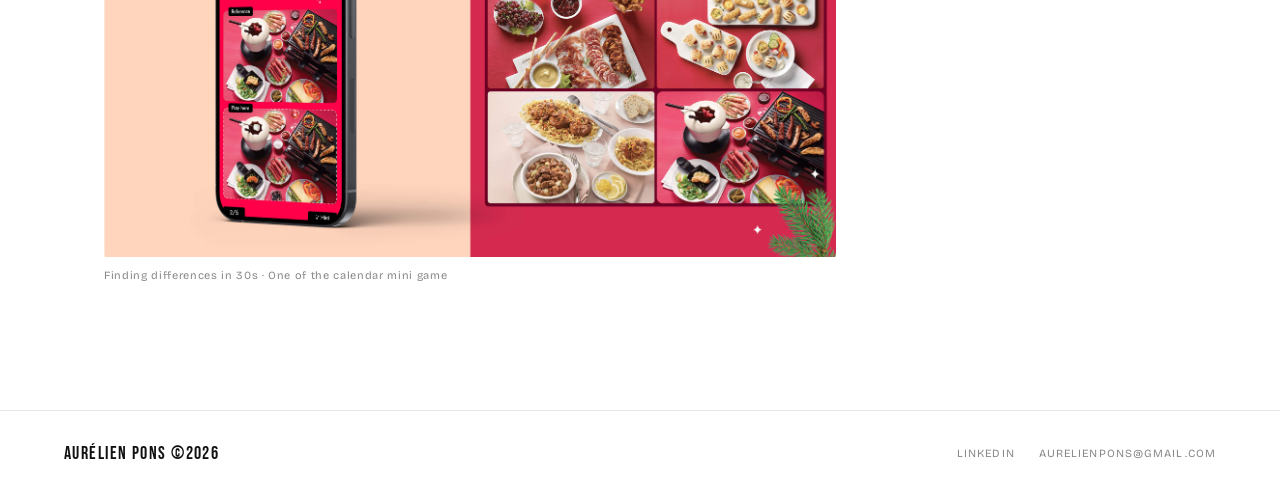
<file: projects/iga.html>
<!DOCTYPE html>
<html lang="en">
<head>
  <meta charset="UTF-8">
  <meta name="viewport" content="width=device-width, initial-scale=1.0">
  <title>Aurélien Pons — IGA</title>
  <link rel="icon" type="image/png" href="../favicon.png">
  <link rel="preconnect" href="https://fonts.googleapis.com">
  <link href="https://fonts.googleapis.com/css2?family=Bebas+Neue&family=Bricolage+Grotesque:opsz,wght@12..96,300;12..96,400;12..96,500;12..96,600&display=swap" rel="stylesheet">
  <link rel="stylesheet" href="../style.css">
</head>

<!-- Google tag (gtag.js) -->
<script async src="https://www.googletagmanager.com/gtag/js?id=G-1ECZ98PKHG"></script>
<script>
  window.dataLayer = window.dataLayer || [];
  function gtag(){dataLayer.push(arguments);}
  gtag('js', new Date());

  gtag('config', 'G-1ECZ98PKHG');
</script>

<body>

<!-- Custom cursor -->
<div class="cursor" id="cursor"></div>
<div class="cursor-ring" id="cursorRing"></div>

<!-- Sidebar overlay -->
<div class="sidebar-overlay" id="overlay" onclick="closeSidebar()"></div>

<!-- Sidebar -->
<aside class="sidebar" id="sidebar">
  <div>
    <div class="sidebar-logo">AURÉLIEN<br>PONS</div>
    <nav class="sidebar-nav" style="margin-top:2.5rem;">
      <a href="../index.html"linkedin.com/in/ponsaurelien><span class="nav-num">01</span>Home</a>
      <a href="../about.html"><span class="nav-num">02</span>About</a>
      <a href="../projects.html"><span class="nav-num">03</span>Projects</a>
<!--  <a href="projects-yeti.html" class="active"><span class="nav-num">04</span>Featured Case</a> -->
    </nav>
  </div>
  <div class="sidebar-bottom">
    <div class="sidebar-links">
      <a class="sidebar-icon-btn" href="https://linkedin.com/in/ponsaurelien" target="_blank" title="LinkedIn">
        <svg viewBox="0 0 24 24"><path d="M16 8a6 6 0 016 6v7h-4v-7a2 2 0 00-2-2 2 2 0 00-2 2v7h-4v-7a6 6 0 016-6z"/><rect x="2" y="9" width="4" height="12"/><circle cx="4" cy="4" r="2"/></svg>
      </a>
      <a class="sidebar-icon-btn" href="mailto:aurelienpons@gmail.com" title="Email">
        <svg viewBox="0 0 24 24"><path d="M4 4h16c1.1 0 2 .9 2 2v12c0 1.1-.9 2-2 2H4c-1.1 0-2-.9-2-2V6c0-1.1.9-2 2-2z"/><polyline points="22,6 12,13 2,6"/></svg>
      </a>
    </div>
<!--  <a class="sidebar-resume-btn" target="_blank" href="dwnld/Aurelien Pons - Client Director.pdf" download>↓ Download Resume</a> -->
  </div>
</aside>

<!-- Topbar -->
<header class="topbar">
  <div class="menu-trigger" id="menuTrigger" onclick="toggleSidebar()">
    <div class="hamburger">
      <span></span><span></span><span></span>
    </div>
    <span class="menu-label">Menu</span>
  </div>

  <div class="topbar-right">
    <a class="topbar-link" href="https://linkedin.com/in/ponsaurelien" target="_blank">LinkedIn</a>
    <a class="topbar-link" href="mailto:aurelienpons@gmail.com">Gmail</a>
<!--<a class="topbar-link accent-link" target="_blank" href="dwnld/Aurelien Pons - Client Director.pdf" download>Resume ↓</a> -->
  </div>
</header>

<!-- ══ PAGE: PROJECT DETAIL ══ -->
<main class="page" id="page-detail">
  <div class="detail-hero">
    <div class="detail-hero-bg-letter">IGA</div>
    <a class="detail-back" href="../projects.html">
      <svg viewBox="0 0 24 24"><line x1="19" y1="12" x2="5" y2="12"/><polyline points="12 19 5 12 12 5"/></svg>
      All projects
    </a>
    <div class="detail-eyebrow">Account Direction · Integrated Campaign · Canada (QC)</div>
    <h2 class="detail-title">IGA’S DELICIOUS ADVENT
</h2>
    <div class="detail-meta">
      <div class="detail-meta-item">
        <div class="detail-meta-label">Client</div>
        <div class="detail-meta-value">IGA</div>
      </div>
      <div class="detail-meta-item">
        <div class="detail-meta-label">Agency</div>
        <div class="detail-meta-value">Bite Size</div>
      </div>
      <div class="detail-meta-item">
        <div class="detail-meta-label">Scope</div>
        <div class="detail-meta-value">Quebec · Mobile App, In-store Signage</div>
      </div>
      <div class="detail-meta-item">
        <div class="detail-meta-label">Period</div>
        <div class="detail-meta-value">Nov 2023 – Dec 2023</div>
      </div>
      <div class="detail-meta-item">
        <div class="detail-meta-label">Role</div>
        <div class="detail-meta-value">Account Director</div>
      </div>
    </div>
  </div>

  <div class="detail-body">
    <div class="detail-content">
      <div class="detail-section-label">The Challenge</div>
      <div class="detail-section-title">Standing out during the most competitive period of the year</div>
      <div class="detail-text">
        <p>The holiday season is the most competitive period of the year for grocery retailers. For IGA Québec, the challenge was standing out in a cluttered festive landscape: not with discounts or flyers, but with something that could genuinely earn attention, drive return visits, and deepen loyalty among Quebec and New Brunswick shoppers.</p>
        <p>The goal was to translate IGA's warmth and food culture into a digital-first experience that felt as festive as the season itself, while meaningfully activating their loyalty program and holiday product offering.</p>
      </div>

      <div class="detail-image-block">
        <img src="../img/iga/iga-advent.jpg" alt="IGA's digital Advent Calendar" style="width:100%; height:350px; object-fit:cover; display:block;">
        <div class="detail-image-caption">IGA's first advent calendar</div>
      </div>

      <div class="detail-section-label" style="margin-top:2.5rem;">Approach</div>
      <div class="detail-section-title">A daily experience for IGA's customers</div>
      <div class="detail-text">
        <p>The solution was 'L'Avent Gourmand', IGA's digital advent calendar, a free-to-play online platform.<br>Rather than a static promotion, the experience was built around daily participation: a new surprise unlocked each day through mini-games rooted in Christmas culinary traditions, from uncovering ingredients for a secret recipe to saving a gingerbread man or spotting differences between two festive scenes.</p>
        <p>As the digital lead on the project, I oversaw the strategic positioning, client communications and the platform development, ensuring a delivery on both brand and performance objectives across owned and digital channels.</p>
        <p>The mini-games were short, engaging, and built for all ages, making 'L'Avent Gourmand' an ideal family entertainment format for the season. Crucially, the mechanic was designed to reward consistent return visits: playing daily increased players' chances of winning the grand prize, while also unlocking daily surprises. The platform wove together IGA's holiday guide, their loyalty program, and seasonal promotions into a single cohesive experience, turning a rewards mechanic into daily entertainment.</p>
      </div>

      <div class="detail-image-block">
        <img src="../img/iga/iga-games.jpg" alt="Mini games" style="width:100%; height:400px; object-fit:cover; display:block;">
        <div class="detail-image-caption">Daily mini-games · Mobile Platform</div>
      </div>

      <div class="detail-section-label" style="margin-top:2.5rem;">Results</div>
      <div class="detail-section-title">A meaningful, long-term partnership</div>
      <div class="detail-text">
        <p>L'Avent Gourmand successfully transformed a seasonal promotion into a 24-day engagement loop, driving daily active participation throughout the full holiday month. The campaign was picked up by <a class="body-link" href="https://www.grenier.qc.ca/actualites/38561/le-plaisir-des-fetes-en-ligne-avec-lavent-gourmand-de-iga">Grenier aux Nouvelles</a>, Quebec's leading marketing and advertising trade publication, recognizing it as a standout innovation in local retail marketing.</p>
        <p>The initiative demonstrated that grocery loyalty programs can compete for consumer attention, not just transaction value, when built around meaningful, habitual experiences.</p>
      </div>

      <div class="detail-image-block">
        <img src="../img/iga/iga-flow.jpg" alt="Consumer Journey" style="width:100%; height:350px; object-fit:cover; display:block;">
        <div class="detail-image-caption">Led the full Consumer Journey, from login to daily redeem mechanism</div>
      </div>

      <div class="detail-image-block">
        <img src="../img/iga/iga-differences.jpg" alt="One of the mini games" style="width:100%; height:400px; object-fit:cover; display:block;">
        <div class="detail-image-caption">Finding differences in 30s · One of the calendar mini game</div>
      </div>
    </div>


    <div class="detail-sidebar">
      <div style="font-size:10px;letter-spacing:0.14em;text-transform:uppercase;color:var(--muted);margin-bottom:1.5rem;">Key Stats</div>

      <div class="detail-stat-block">
        <div class="detail-stat-num">1<span class="accent">st</span></div>
        <div class="detail-stat-label">edition</div>
        <div class="detail-stat-desc">IGA's inaugural digital advent calendar, establishing a new seasonal franchise for the brand.</div>
      </div>

      <div class="detail-stat-block">
        <div class="detail-stat-num">7:54</div>
        <div class="detail-stat-label">minutes</div>
        <div class="detail-stat-desc">of engagement per player during the campaign.</div>
      </div>

      <div class="detail-stat-block">
        <div class="detail-stat-num">418,213</div>
        <div class="detail-stat-label">games completed</div>
        <div class="detail-stat-desc">making the campaign one of the most successful activation for the brand.</div>
      </div>

      <div class="detail-stat-block">
        <div class="detail-stat-num">21<span class="accent">%</span></div>
        <div class="detail-stat-label">increase of store visits</div>
        <div class="detail-stat-desc">compared to previous years, showing the strong engagement of participants.</div>
      </div>

      <div class="detail-tags-section">
        <div style="font-size:10px;letter-spacing:0.14em;text-transform:uppercase;color:var(--muted);margin-bottom:0.75rem;">Disciplines</div>
        <div class="detail-tags">
          <span class="detail-tag accent-tag">Account Direction</span>
          <span class="detail-tag">Digital Experience</span>
          <span class="detail-tag">Loyalty Program Activation</span>
          <span class="detail-tag accent-tag">Gamification & Audience Engagement</span>
          <span class="detail-tag">In-Store & FMCG Marketing</span>
          <span class="detail-tag">Owned Channel Strategy</span>
        </div>
      </div>
    </div>
  </div>

  <footer class="site-footer">
    <div class="footer-name">AURÉLIEN PONS ©2026</div>
    <div class="footer-links">
      <a class="footer-link" href="https://linkedin.com/in/ponsaurelien" target="_blank">LinkedIn</a>
      <a class="footer-link" href="mailto:aurelienpons@gmail.com">aurelienpons@gmail.com</a>
<!--  <a class="footer-link" target="_blank" href="dwnld/Aurelien Pons - Client Director.pdf" download>↓ Resume</a> -->
    </div>
  </footer>
</main>

<script>
// Cursor
const cursor = document.getElementById('cursor');
const ring = document.getElementById('cursorRing');
let mx = 0, my = 0, rx = 0, ry = 0;
document.addEventListener('mousemove', e => { mx = e.clientX; my = e.clientY; cursor.style.left = mx+'px'; cursor.style.top = my+'px'; });
function animRing() { rx += (mx - rx) * 0.12; ry += (my - ry) * 0.12; ring.style.left = rx+'px'; ring.style.top = ry+'px'; requestAnimationFrame(animRing); }
animRing();

document.querySelectorAll('a, button, .btn-primary, .menu-trigger, .project-row, .detail-back, .btn-ghost').forEach(el => {
  el.addEventListener('mouseenter', () => { cursor.style.width='18px'; cursor.style.height='18px'; ring.style.width='52px'; ring.style.height='52px'; });
  el.addEventListener('mouseleave', () => { cursor.style.width='10px'; cursor.style.height='10px'; ring.style.width='36px'; ring.style.height='36px'; });
});

// Sidebar
function toggleSidebar() {
  const sidebar = document.getElementById('sidebar');
  const overlay = document.getElementById('overlay');
  const trigger = document.getElementById('menuTrigger');
  sidebar.classList.toggle('open');
  overlay.classList.toggle('visible');
  trigger.classList.toggle('active');
}
function closeSidebar() {
  document.getElementById('sidebar').classList.remove('open');
  document.getElementById('overlay').classList.remove('visible');
  document.getElementById('menuTrigger').classList.remove('active');
}

</script>
</body>
</html>
</file>
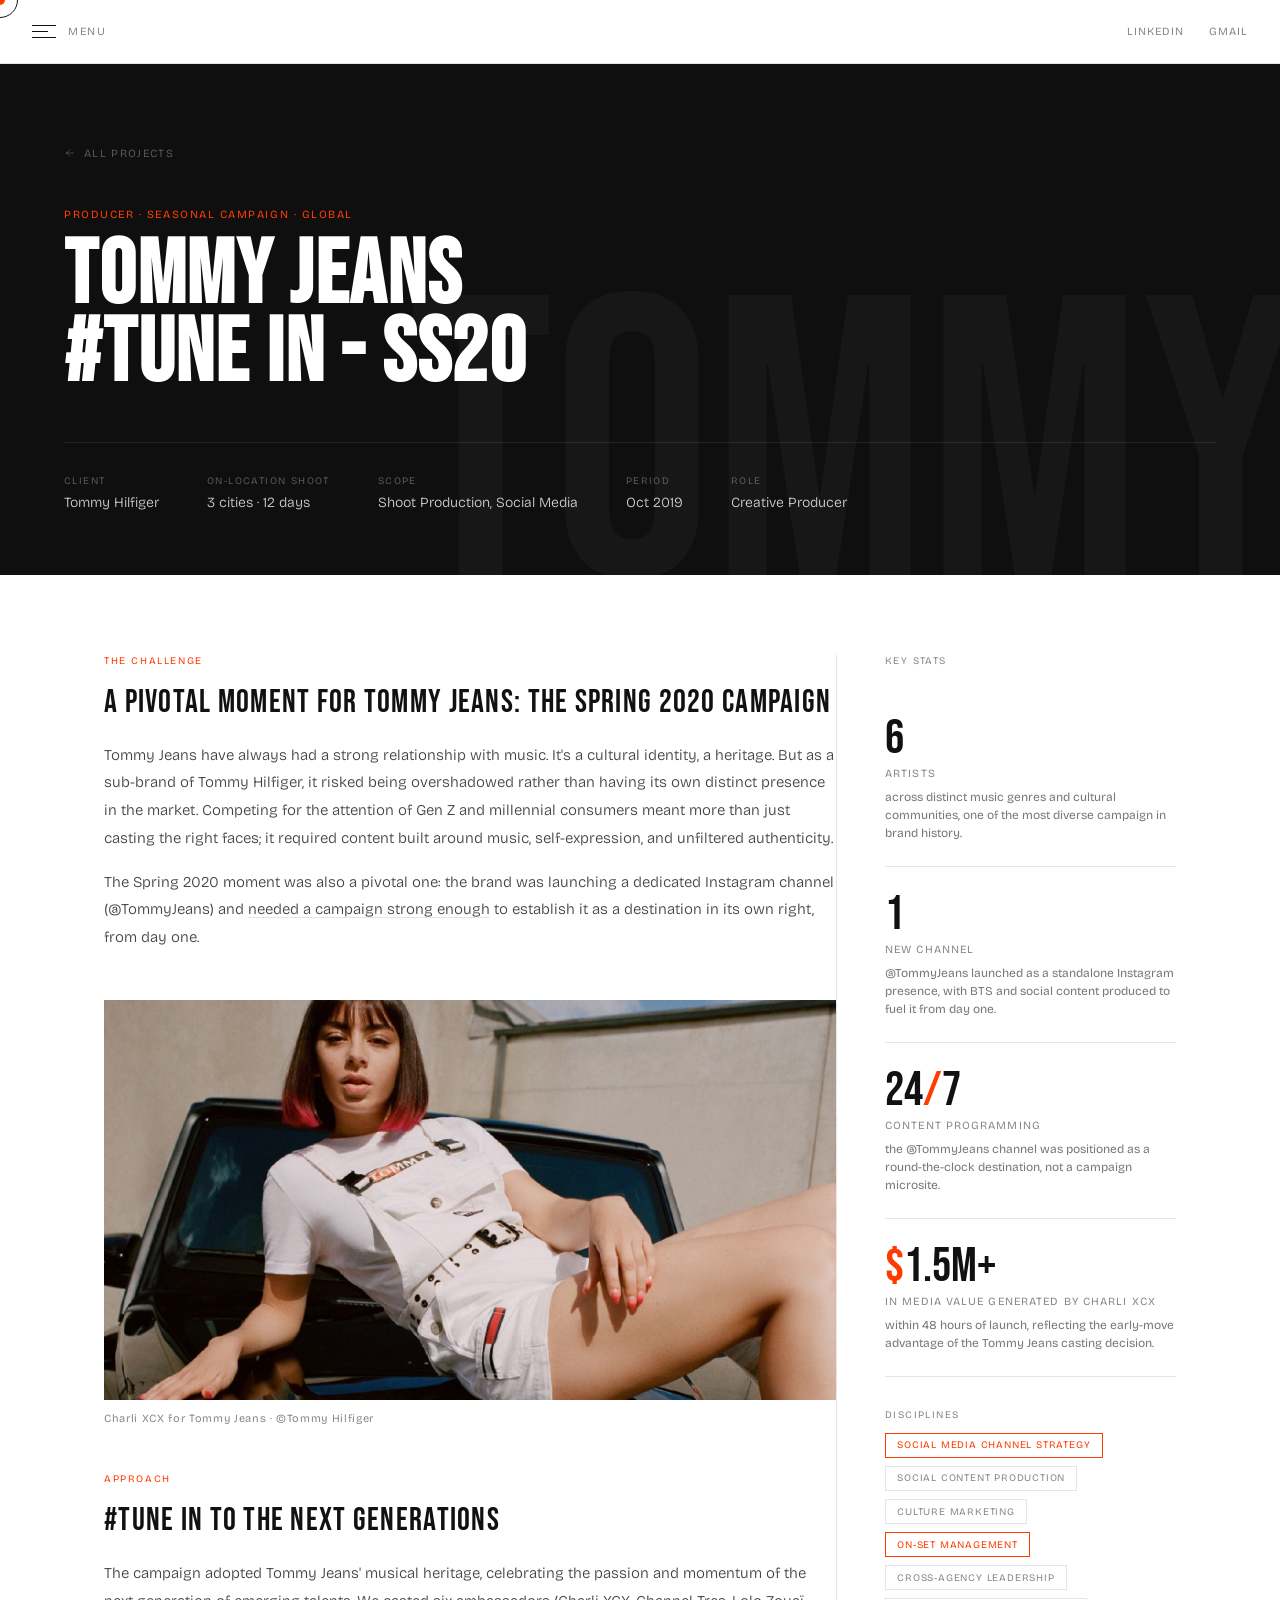
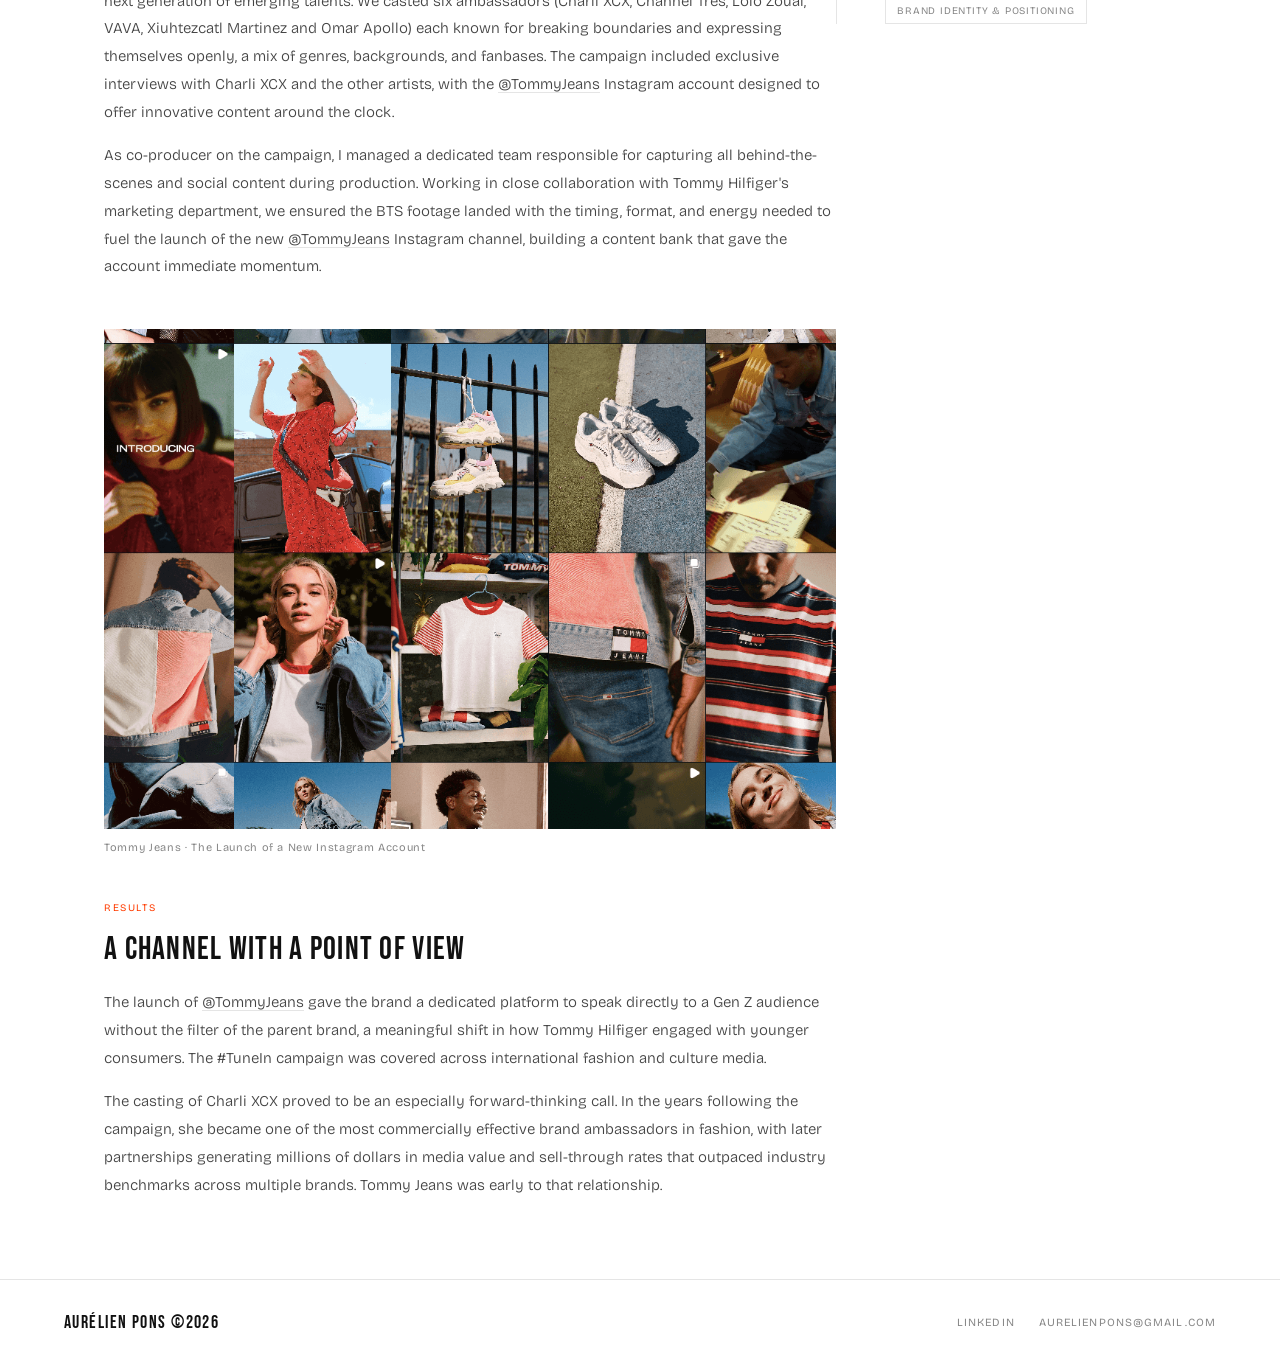
<file: projects/th-campaign.html>
<!DOCTYPE html>
<html lang="en">
<head>
  <meta charset="UTF-8">
  <meta name="viewport" content="width=device-width, initial-scale=1.0">
  <title>Aurélien Pons — TOMMY JEANS SS20</title>
  <link rel="icon" type="image/png" href="../favicon.png">
  <link rel="preconnect" href="https://fonts.googleapis.com">
  <link href="https://fonts.googleapis.com/css2?family=Bebas+Neue&family=Bricolage+Grotesque:opsz,wght@12..96,300;12..96,400;12..96,500;12..96,600&display=swap" rel="stylesheet">
  <link rel="stylesheet" href="../style.css">
</head>

<!-- Google tag (gtag.js) -->
<script async src="https://www.googletagmanager.com/gtag/js?id=G-1ECZ98PKHG"></script>
<script>
  window.dataLayer = window.dataLayer || [];
  function gtag(){dataLayer.push(arguments);}
  gtag('js', new Date());

  gtag('config', 'G-1ECZ98PKHG');
</script>

<body>

<!-- Custom cursor -->
<div class="cursor" id="cursor"></div>
<div class="cursor-ring" id="cursorRing"></div>

<!-- Sidebar overlay -->
<div class="sidebar-overlay" id="overlay" onclick="closeSidebar()"></div>

<!-- Sidebar -->
<aside class="sidebar" id="sidebar">
  <div>
    <div class="sidebar-logo">AURÉLIEN<br>PONS</div>
    <nav class="sidebar-nav" style="margin-top:2.5rem;">
      <a href="../index.html"linkedin.com/in/ponsaurelien><span class="nav-num">01</span>Home</a>
      <a href="../about.html"><span class="nav-num">02</span>About</a>
      <a href="../projects.html"><span class="nav-num">03</span>Projects</a>
<!--  <a href="projects-yeti.html" class="active"><span class="nav-num">04</span>Featured Case</a> -->
    </nav>
  </div>
  <div class="sidebar-bottom">
    <div class="sidebar-links">
      <a class="sidebar-icon-btn" href="https://linkedin.com/in/ponsaurelien" target="_blank" title="LinkedIn">
        <svg viewBox="0 0 24 24"><path d="M16 8a6 6 0 016 6v7h-4v-7a2 2 0 00-2-2 2 2 0 00-2 2v7h-4v-7a6 6 0 016-6z"/><rect x="2" y="9" width="4" height="12"/><circle cx="4" cy="4" r="2"/></svg>
      </a>
      <a class="sidebar-icon-btn" href="mailto:aurelienpons@gmail.com" title="Email">
        <svg viewBox="0 0 24 24"><path d="M4 4h16c1.1 0 2 .9 2 2v12c0 1.1-.9 2-2 2H4c-1.1 0-2-.9-2-2V6c0-1.1.9-2 2-2z"/><polyline points="22,6 12,13 2,6"/></svg>
      </a>
    </div>
<!--  <a class="sidebar-resume-btn" target="_blank" href="dwnld/Aurelien Pons - Client Director.pdf" download>↓ Download Resume</a> -->
  </div>
</aside>

<!-- Topbar -->
<header class="topbar">
  <div class="menu-trigger" id="menuTrigger" onclick="toggleSidebar()">
    <div class="hamburger">
      <span></span><span></span><span></span>
    </div>
    <span class="menu-label">Menu</span>
  </div>

  <div class="topbar-right">
    <a class="topbar-link" href="https://linkedin.com/in/ponsaurelien" target="_blank">LinkedIn</a>
    <a class="topbar-link" href="mailto:aurelienpons@gmail.com">Gmail</a>
<!--<a class="topbar-link accent-link" target="_blank" href="dwnld/Aurelien Pons - Client Director.pdf" download>Resume ↓</a> -->
  </div>
</header>

<!-- ══ PAGE: PROJECT DETAIL ══ -->
<main class="page" id="page-detail">
  <div class="detail-hero">
    <div class="detail-hero-bg-letter">TOMMY</div>
    <a class="detail-back" href="../projects.html">
      <svg viewBox="0 0 24 24"><line x1="19" y1="12" x2="5" y2="12"/><polyline points="12 19 5 12 12 5"/></svg>
      All projects
    </a>
    <div class="detail-eyebrow">Producer · Seasonal Campaign · GLOBAL</div>
    <h2 class="detail-title">TOMMY JEANS<br>#TUNE IN - SS20
</h2>
    <div class="detail-meta">
      <div class="detail-meta-item">
        <div class="detail-meta-label">Client</div>
        <div class="detail-meta-value">Tommy Hilfiger</div>
      </div>
      <div class="detail-meta-item">
        <div class="detail-meta-label">On-Location Shoot</div>
        <div class="detail-meta-value">3 cities · 12 days</div>
      </div>
      <div class="detail-meta-item">
        <div class="detail-meta-label">Scope</div>
        <div class="detail-meta-value">Shoot Production, Social Media</div>
      </div>
      <div class="detail-meta-item">
        <div class="detail-meta-label">Period</div>
        <div class="detail-meta-value">Oct 2019</div>
      </div>
      <div class="detail-meta-item">
        <div class="detail-meta-label">Role</div>
        <div class="detail-meta-value">Creative Producer</div>
      </div>
    </div>
  </div>

  <div class="detail-body">
    <div class="detail-content">
      <div class="detail-section-label">The Challenge</div>
      <div class="detail-section-title">A Pivotal moment for Tommy Jeans: the Spring 2020 Campaign</div>
      <div class="detail-text">
        <p>Tommy Jeans have always had a strong relationship with music. It's a cultural identity, a heritage. But as a sub-brand of Tommy Hilfiger, it risked being overshadowed rather than having its own distinct presence in the market. Competing for the attention of Gen Z and millennial consumers meant more than just casting the right faces; it required content built around music, self-expression, and unfiltered authenticity.</p>
        <p>The Spring 2020 moment was also a pivotal one: the brand was launching a dedicated Instagram channel (@TommyJeans) and <a class="body-link" href="https://www.instagram.com/p/B8JAsAZD_58/" target="_blank">needed a campaign strong enough</a> to establish it as a destination in its own right, from day one.</p>
      </div>

      <div class="detail-image-block">
        <img src="../img/th-campaign/tommyjeans-charli.jpg" alt="Charli XCX for Tommy Jeans" style="width:100%; height:400px; object-fit:cover; display:block;">
        <div class="detail-image-caption">Charli XCX for Tommy Jeans ·  ©Tommy Hilfiger</div>
      </div>

      <div class="detail-section-label" style="margin-top:2.5rem;">Approach</div>
      <div class="detail-section-title">#Tune In to the next generations</div>
      <div class="detail-text">
        <p>The campaign adopted Tommy Jeans' musical heritage, celebrating the passion and momentum of the next generation of emerging talents. We casted six ambassadors (Charli XCX, Channel Tres, Lolo Zouaï, VAVA, Xiuhtezcatl Martinez and Omar Apollo) each known for breaking boundaries and expressing themselves openly, a mix of genres, backgrounds, and fanbases. The campaign included exclusive interviews with Charli XCX and the other artists, with the <a class="body-link" href="https://www.instagram.com/tommyjeans/" target="_blank">@TommyJeans</a> Instagram account designed to offer innovative content around the clock.</p>
        <p>As co-producer on the campaign, I managed a dedicated team responsible for capturing all behind-the-scenes and social content during production. Working in close collaboration with Tommy Hilfiger's marketing department, we ensured the BTS footage landed with the timing, format, and energy needed to fuel the launch of the new <a class="body-link" href="https://www.instagram.com/tommyjeans/" target="_blank">@TommyJeans</a> Instagram channel, building a content bank that gave the account immediate momentum.</p>
      </div>

      <div class="detail-image-block">
        <img src="../img/th-campaign/tommyjeans-insta.png" alt="Tommy Jeans Instagram Account" style="width:100%; height:500px; object-fit:cover; display:block;">
        <div class="detail-image-caption">Tommy Jeans · The Launch of a New Instagram Account</div>
      </div>

      <div class="detail-section-label" style="margin-top:2.5rem;">Results</div>
      <div class="detail-section-title">A Channel With a Point of View</div>
      <div class="detail-text">
        <p>The launch of <a class="body-link" href="https://www.instagram.com/tommyjeans/" target="_blank">@TommyJeans</a> gave the brand a dedicated platform to speak directly to a Gen Z audience without the filter of the parent brand, a meaningful shift in how Tommy Hilfiger engaged with younger consumers. The #TuneIn campaign was covered across international fashion and culture media.</p>
        <p>The casting of Charli XCX proved to be an especially forward-thinking call. In the years following the campaign, she became one of the most commercially effective brand ambassadors in fashion, with later partnerships generating millions of dollars in media value and sell-through rates that outpaced industry benchmarks across multiple brands. Tommy Jeans was early to that relationship.</p>
      </div>
      </div>

    <div class="detail-sidebar">
      <div style="font-size:10px;letter-spacing:0.14em;text-transform:uppercase;color:var(--muted);margin-bottom:1.5rem;">Key Stats</div>

      <div class="detail-stat-block">
        <div class="detail-stat-num">6</div>
        <div class="detail-stat-label">artists</div>
        <div class="detail-stat-desc">across distinct music genres and cultural communities, one of the most diverse campaign in brand history.</div>
      </div>

      <div class="detail-stat-block">
        <div class="detail-stat-num">1</div>
        <div class="detail-stat-label">New channel</div>
        <div class="detail-stat-desc">@TommyJeans launched as a standalone Instagram presence, with BTS and social content produced to fuel it from day one.</div>
      </div>

      <div class="detail-stat-block">
        <div class="detail-stat-num">24<span class="accent">/</span>7</div>
        <div class="detail-stat-label">content programming</div>
        <div class="detail-stat-desc">the @TommyJeans channel was positioned as a round-the-clock destination, not a campaign microsite.</div>
      </div>

      <div class="detail-stat-block">
        <div class="detail-stat-num"><span class="accent">$</span>1.5M+</div>
        <div class="detail-stat-label">in media value generated by Charli XCX</div>
        <div class="detail-stat-desc">within 48 hours of launch, reflecting the early-move advantage of the Tommy Jeans casting decision.</div>
      </div>

      <div class="detail-tags-section">
        <div style="font-size:10px;letter-spacing:0.14em;text-transform:uppercase;color:var(--muted);margin-bottom:0.75rem;">Disciplines</div>
        <div class="detail-tags">
          <span class="detail-tag accent-tag">Social Media Channel Strategy</span>
          <span class="detail-tag">Social Content Production</span>
          <span class="detail-tag">Culture Marketing</span>
          <span class="detail-tag accent-tag">On-set Management</span>
          <span class="detail-tag">Cross-Agency Leadership</span>
          <span class="detail-tag">Brand Identity & Positioning</span>
        </div>
      </div>
    </div>
  </div>

  <footer class="site-footer">
    <div class="footer-name">AURÉLIEN PONS ©2026</div>
    <div class="footer-links">
      <a class="footer-link" href="https://linkedin.com/in/ponsaurelien" target="_blank">LinkedIn</a>
      <a class="footer-link" href="mailto:aurelienpons@gmail.com">aurelienpons@gmail.com</a>
<!--  <a class="footer-link" target="_blank" href="dwnld/Aurelien Pons - Client Director.pdf" download>↓ Resume</a> -->
    </div>
  </footer>
</main>

<script>
// Cursor
const cursor = document.getElementById('cursor');
const ring = document.getElementById('cursorRing');
let mx = 0, my = 0, rx = 0, ry = 0;
document.addEventListener('mousemove', e => { mx = e.clientX; my = e.clientY; cursor.style.left = mx+'px'; cursor.style.top = my+'px'; });
function animRing() { rx += (mx - rx) * 0.12; ry += (my - ry) * 0.12; ring.style.left = rx+'px'; ring.style.top = ry+'px'; requestAnimationFrame(animRing); }
animRing();

document.querySelectorAll('a, button, .btn-primary, .menu-trigger, .project-row, .detail-back, .btn-ghost').forEach(el => {
  el.addEventListener('mouseenter', () => { cursor.style.width='18px'; cursor.style.height='18px'; ring.style.width='52px'; ring.style.height='52px'; });
  el.addEventListener('mouseleave', () => { cursor.style.width='10px'; cursor.style.height='10px'; ring.style.width='36px'; ring.style.height='36px'; });
});

// Sidebar
function toggleSidebar() {
  const sidebar = document.getElementById('sidebar');
  const overlay = document.getElementById('overlay');
  const trigger = document.getElementById('menuTrigger');
  sidebar.classList.toggle('open');
  overlay.classList.toggle('visible');
  trigger.classList.toggle('active');
}
function closeSidebar() {
  document.getElementById('sidebar').classList.remove('open');
  document.getElementById('overlay').classList.remove('visible');
  document.getElementById('menuTrigger').classList.remove('active');
}

</script>
</body>
</html>
</file>
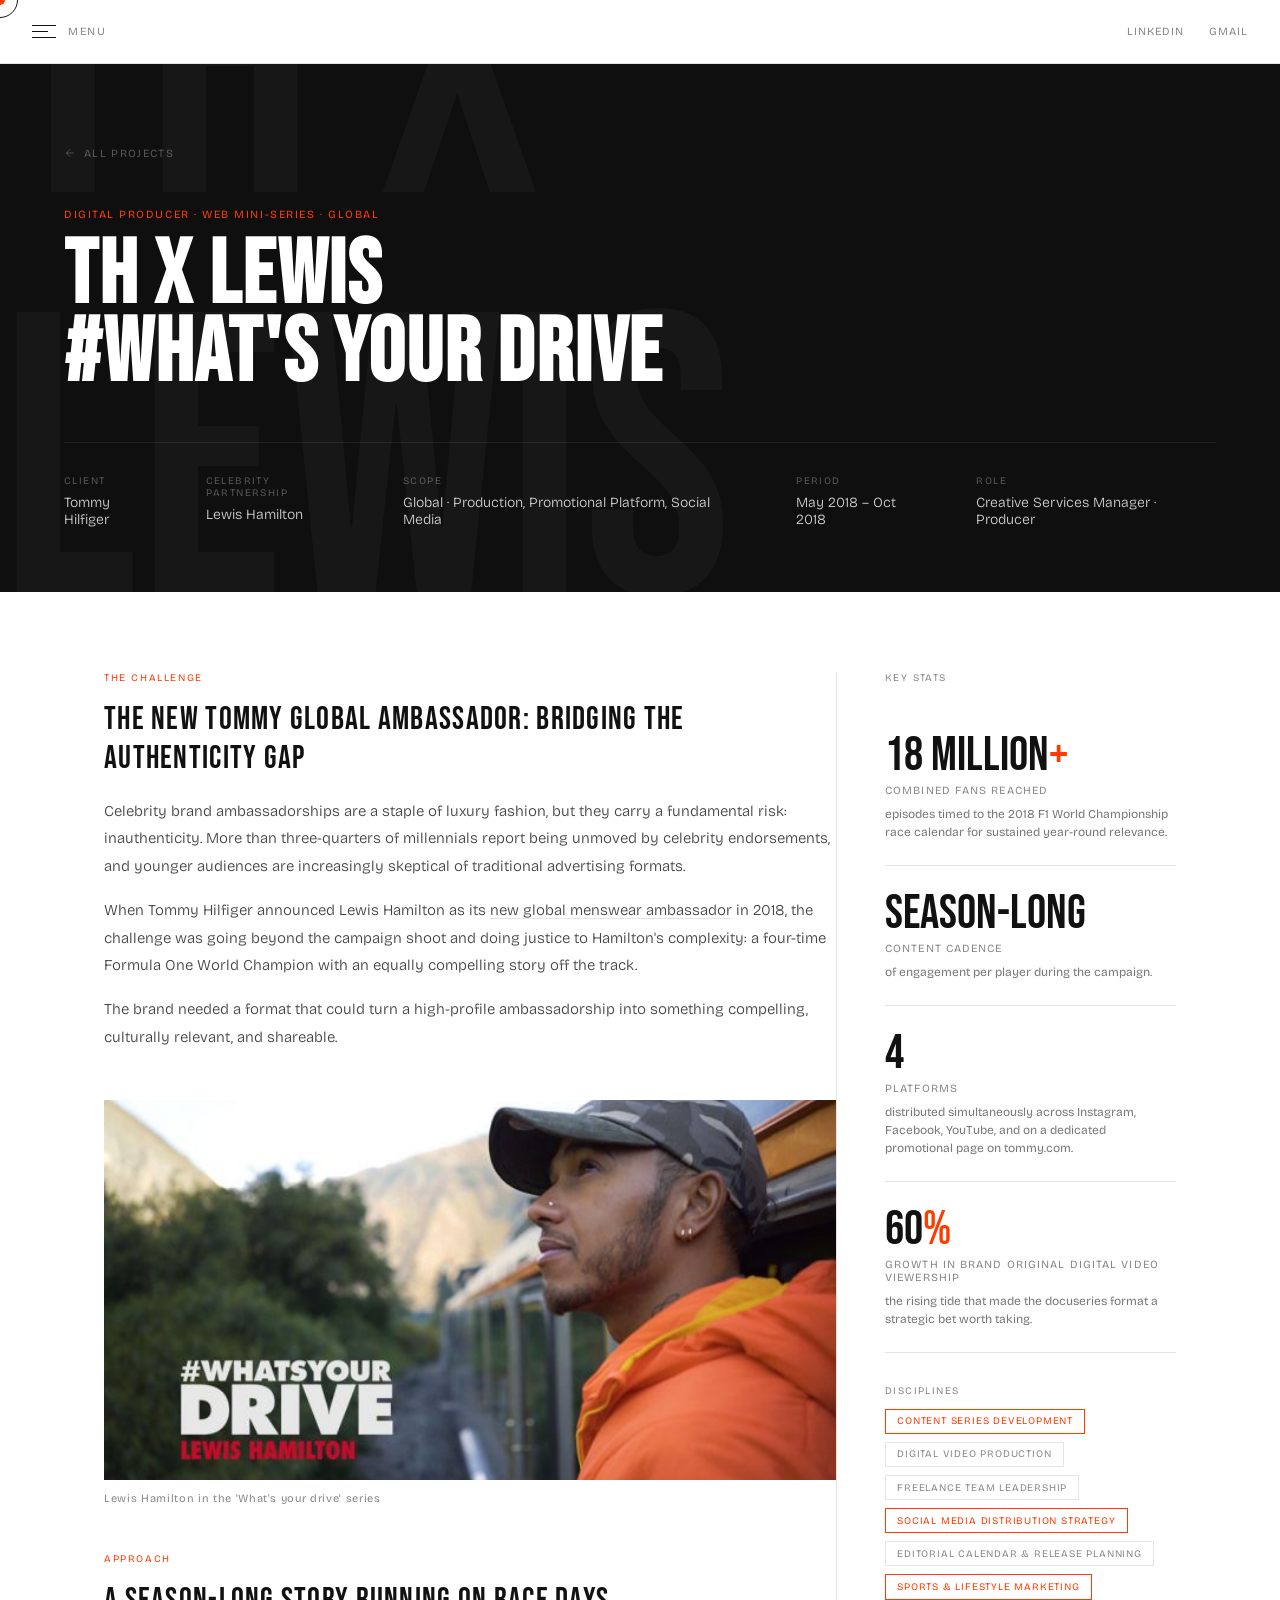
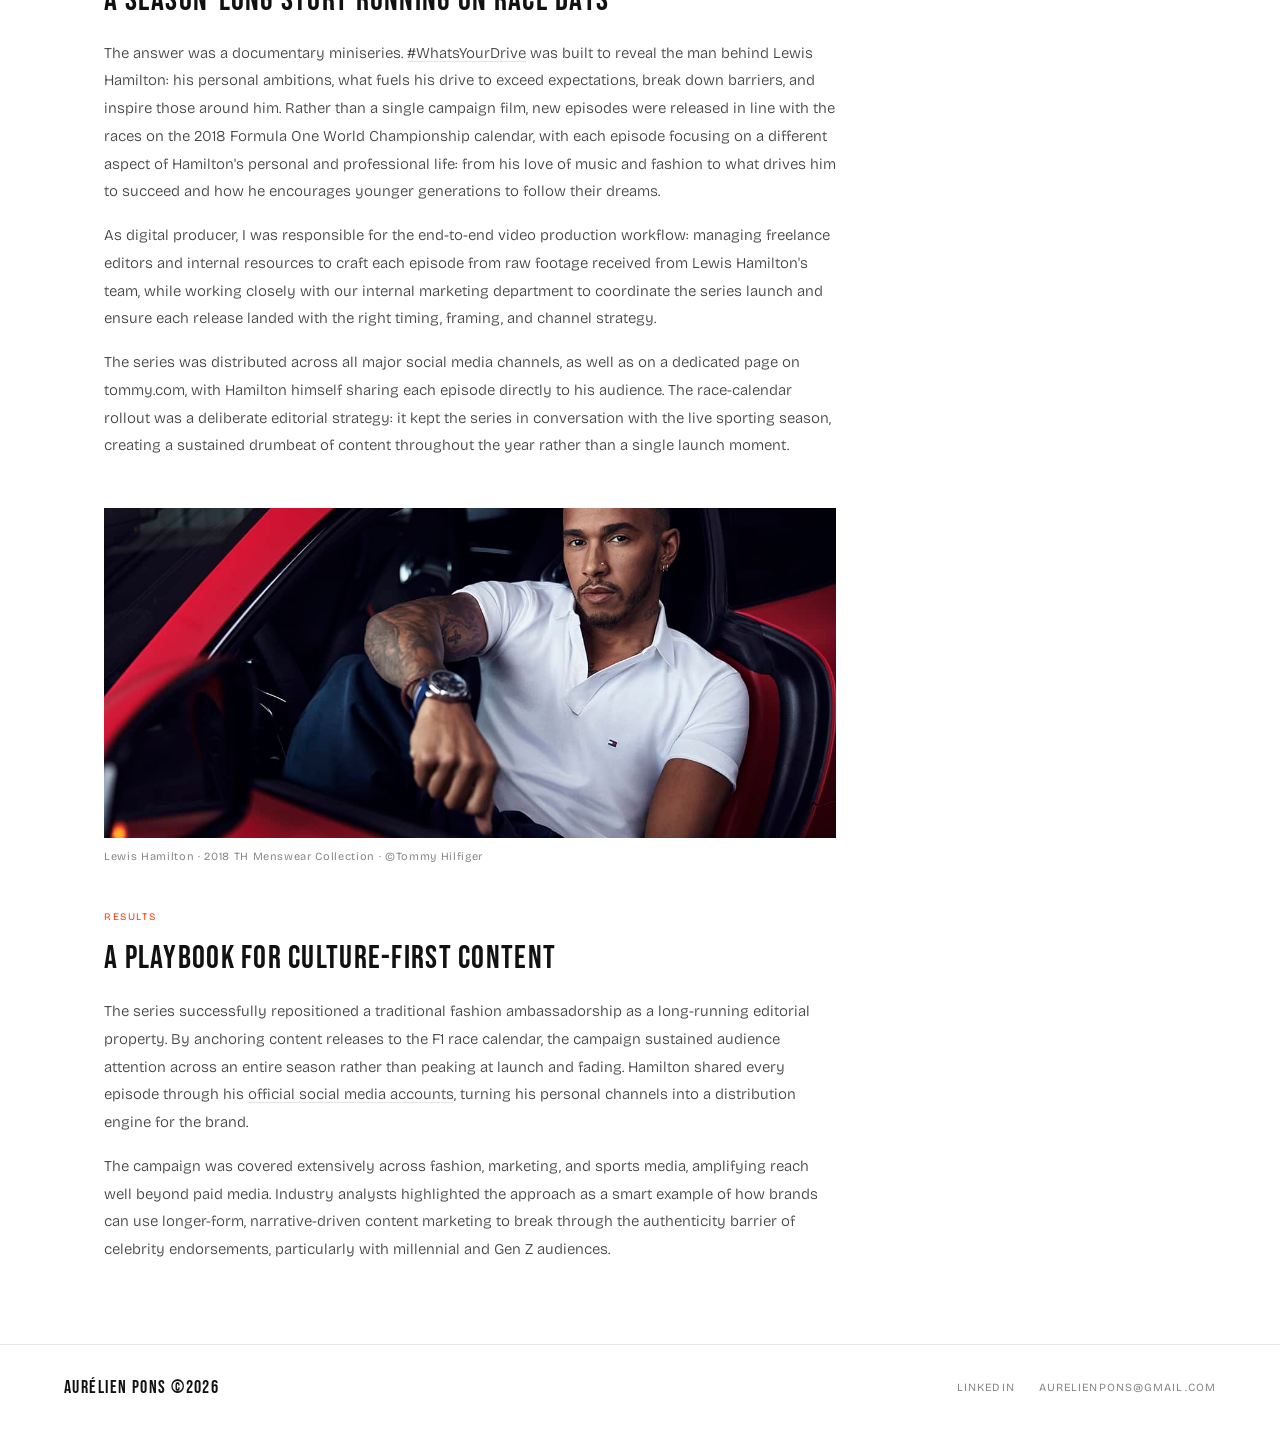
<file: projects/th-lewis.html>
<!DOCTYPE html>
<html lang="en">
<head>
  <meta charset="UTF-8">
  <meta name="viewport" content="width=device-width, initial-scale=1.0">
  <title>Aurélien Pons — TH x Lewis Hamilton</title>
  <link rel="icon" type="image/png" href="../favicon.png">
  <link rel="preconnect" href="https://fonts.googleapis.com">
  <link href="https://fonts.googleapis.com/css2?family=Bebas+Neue&family=Bricolage+Grotesque:opsz,wght@12..96,300;12..96,400;12..96,500;12..96,600&display=swap" rel="stylesheet">
  <link rel="stylesheet" href="../style.css">
</head>

<!-- Google tag (gtag.js) -->
<script async src="https://www.googletagmanager.com/gtag/js?id=G-1ECZ98PKHG"></script>
<script>
  window.dataLayer = window.dataLayer || [];
  function gtag(){dataLayer.push(arguments);}
  gtag('js', new Date());

  gtag('config', 'G-1ECZ98PKHG');
</script>

<body>

<!-- Custom cursor -->
<div class="cursor" id="cursor"></div>
<div class="cursor-ring" id="cursorRing"></div>

<!-- Sidebar overlay -->
<div class="sidebar-overlay" id="overlay" onclick="closeSidebar()"></div>

<!-- Sidebar -->
<aside class="sidebar" id="sidebar">
  <div>
    <div class="sidebar-logo">AURÉLIEN<br>PONS</div>
    <nav class="sidebar-nav" style="margin-top:2.5rem;">
      <a href="../index.html"linkedin.com/in/ponsaurelien><span class="nav-num">01</span>Home</a>
      <a href="../about.html"><span class="nav-num">02</span>About</a>
      <a href="../projects.html"><span class="nav-num">03</span>Projects</a>
<!--  <a href="projects-yeti.html" class="active"><span class="nav-num">04</span>Featured Case</a> -->
    </nav>
  </div>
  <div class="sidebar-bottom">
    <div class="sidebar-links">
      <a class="sidebar-icon-btn" href="https://linkedin.com/in/ponsaurelien" target="_blank" title="LinkedIn">
        <svg viewBox="0 0 24 24"><path d="M16 8a6 6 0 016 6v7h-4v-7a2 2 0 00-2-2 2 2 0 00-2 2v7h-4v-7a6 6 0 016-6z"/><rect x="2" y="9" width="4" height="12"/><circle cx="4" cy="4" r="2"/></svg>
      </a>
      <a class="sidebar-icon-btn" href="mailto:aurelienpons@gmail.com" title="Email">
        <svg viewBox="0 0 24 24"><path d="M4 4h16c1.1 0 2 .9 2 2v12c0 1.1-.9 2-2 2H4c-1.1 0-2-.9-2-2V6c0-1.1.9-2 2-2z"/><polyline points="22,6 12,13 2,6"/></svg>
      </a>
    </div>
<!--  <a class="sidebar-resume-btn" target="_blank" href="dwnld/Aurelien Pons - Client Director.pdf" download>↓ Download Resume</a> -->
  </div>
</aside>

<!-- Topbar -->
<header class="topbar">
  <div class="menu-trigger" id="menuTrigger" onclick="toggleSidebar()">
    <div class="hamburger">
      <span></span><span></span><span></span>
    </div>
    <span class="menu-label">Menu</span>
  </div>

  <div class="topbar-right">
    <a class="topbar-link" href="https://linkedin.com/in/ponsaurelien" target="_blank">LinkedIn</a>
    <a class="topbar-link" href="mailto:aurelienpons@gmail.com">Gmail</a>
<!--<a class="topbar-link accent-link" target="_blank" href="dwnld/Aurelien Pons - Client Director.pdf" download>Resume ↓</a> -->
  </div>
</header>

<!-- ══ PAGE: PROJECT DETAIL ══ -->
<main class="page" id="page-detail">
  <div class="detail-hero">
    <div class="detail-hero-bg-letter">TH x LEWIS</div>
    <a class="detail-back" href="../projects.html">
      <svg viewBox="0 0 24 24"><line x1="19" y1="12" x2="5" y2="12"/><polyline points="12 19 5 12 12 5"/></svg>
      All projects
    </a>
    <div class="detail-eyebrow">Digital Producer · Web Mini-Series · GLOBAL</div>
    <h2 class="detail-title">TH x Lewis<br>#What's your drive
</h2>
    <div class="detail-meta">
      <div class="detail-meta-item">
        <div class="detail-meta-label">Client</div>
        <div class="detail-meta-value">Tommy Hilfiger</div>
      </div>
      <div class="detail-meta-item">
        <div class="detail-meta-label">Celebrity Partnership</div>
        <div class="detail-meta-value">Lewis Hamilton</div>
      </div>
      <div class="detail-meta-item">
        <div class="detail-meta-label">Scope</div>
        <div class="detail-meta-value">Global · Production, Promotional Platform, Social Media</div>
      </div>
      <div class="detail-meta-item">
        <div class="detail-meta-label">Period</div>
        <div class="detail-meta-value">May 2018 – Oct 2018</div>
      </div>
      <div class="detail-meta-item">
        <div class="detail-meta-label">Role</div>
        <div class="detail-meta-value">Creative Services Manager · Producer</div>
      </div>
    </div>
  </div>

  <div class="detail-body">
    <div class="detail-content">
      <div class="detail-section-label">The Challenge</div>
      <div class="detail-section-title">The new Tommy Global Ambassador: bridging the Authenticity Gap</div>
      <div class="detail-text">
        <p>Celebrity brand ambassadorships are a staple of luxury fashion, but they carry a fundamental risk: inauthenticity. More than three-quarters of millennials report being unmoved by celebrity endorsements, and younger audiences are increasingly skeptical of traditional advertising formats.</p>
        <p>When Tommy Hilfiger announced Lewis Hamilton as its <a class="body-link" href="https://www.mercedesamgf1.com/news/news-lewis-joins-tommy-hilfiger-global-ambassador-family" target="_blank">new global menswear ambassador</a> in 2018, the challenge was going beyond the campaign shoot and doing justice to Hamilton's complexity: a four-time Formula One World Champion with an equally compelling story off the track.</p>
        <p>The brand needed a format that could turn a high-profile ambassadorship into something compelling, culturally relevant, and shareable.</p>
      </div>

      <div class="detail-image-block">
        <img src="../img/th-lewis/thxlewis-drive.jpeg" alt="Lewis Hamilton in 'What's Your Drive'" style="width:100%; height:380px; object-fit:cover; display:block;">
        <div class="detail-image-caption">Lewis Hamilton in the 'What's your drive' series</div>
      </div>

      <div class="detail-section-label" style="margin-top:2.5rem;">Approach</div>
      <div class="detail-section-title">A Season-Long Story Running on Race Days</div>
      <div class="detail-text">
        <p>The answer was a documentary miniseries. <a class="body-link" href="https://www.youtube.com/watch?v=8Ia6-RZubTU" target="_blank">#WhatsYourDrive</a> was built to reveal the man behind Lewis Hamilton: his personal ambitions, what fuels his drive to exceed expectations, break down barriers, and inspire those around him. Rather than a single campaign film, new episodes were released in line with the races on the 2018 Formula One World Championship calendar, with each episode focusing on a different aspect of Hamilton's personal and professional life: from his love of music and fashion to what drives him to succeed and how he encourages younger generations to follow their dreams.</p>
        <p>As digital producer, I was responsible for the end-to-end video production workflow: managing freelance editors and internal resources to craft each episode from raw footage received from Lewis Hamilton's team, while working closely with our internal marketing department to coordinate the series launch and ensure each release landed with the right timing, framing, and channel strategy.</p>
        <p>The series was distributed across all major social media channels, as well as on a dedicated page on tommy.com, with Hamilton himself sharing each episode directly to his audience. The race-calendar rollout was a deliberate editorial strategy: it kept the series in conversation with the live sporting season, creating a sustained drumbeat of content throughout the year rather than a single launch moment.</p>
      </div>

      <div class="detail-image-block">
        <img src="../img/th-lewis/thxlewis.jpg" alt="Tommy Hilfiger Menswear Campaign" style="width:100%; height:330px; object-fit:cover; display:block;">
        <div class="detail-image-caption">Lewis Hamilton · 2018 TH Menswear Collection · ©Tommy Hilfiger</div>
      </div>

      <div class="detail-section-label" style="margin-top:2.5rem;">Results</div>
      <div class="detail-section-title">A Playbook for Culture-First Content</div>
      <div class="detail-text">
        <p>The series successfully repositioned a traditional fashion ambassadorship as a long-running editorial property. By anchoring content releases to the F1 race calendar, the campaign sustained audience attention across an entire season rather than peaking at launch and fading. Hamilton shared every episode through his <a class="body-link" href="https://x.com/LewisHamilton/status/1021762827621687298" target="_blank">official social media accounts</a>, turning his personal channels into a distribution engine for the brand.</p>
        <p>The campaign was covered extensively across fashion, marketing, and sports media, amplifying reach well beyond paid media. Industry analysts highlighted the approach as a smart example of how brands can use longer-form, narrative-driven content marketing to break through the authenticity barrier of celebrity endorsements, particularly with millennial and Gen Z audiences.</p>
      </div>
      </div>

    <div class="detail-sidebar">
      <div style="font-size:10px;letter-spacing:0.14em;text-transform:uppercase;color:var(--muted);margin-bottom:1.5rem;">Key Stats</div>

      <div class="detail-stat-block">
        <div class="detail-stat-num">18 million<span class="accent">+</span></div>
        <div class="detail-stat-label">combined fans reached</div>
        <div class="detail-stat-desc">episodes timed to the 2018 F1 World Championship race calendar for sustained year-round relevance.</div>
      </div>

      <div class="detail-stat-block">
        <div class="detail-stat-num">Season-long</div>
        <div class="detail-stat-label">content cadence</div>
        <div class="detail-stat-desc">of engagement per player during the campaign.</div>
      </div>

      <div class="detail-stat-block">
        <div class="detail-stat-num">4</div>
        <div class="detail-stat-label">platforms</div>
        <div class="detail-stat-desc">distributed simultaneously across Instagram, Facebook, YouTube, and on a dedicated promotional page on tommy.com.</div>
      </div>

      <div class="detail-stat-block">
        <div class="detail-stat-num">60<span class="accent">%</span></div>
        <div class="detail-stat-label">growth in brand original digital video viewership</div>
        <div class="detail-stat-desc">the rising tide that made the docuseries format a strategic bet worth taking.</div>
      </div>

      <div class="detail-tags-section">
        <div style="font-size:10px;letter-spacing:0.14em;text-transform:uppercase;color:var(--muted);margin-bottom:0.75rem;">Disciplines</div>
        <div class="detail-tags">
          <span class="detail-tag accent-tag">Content Series Development</span>
          <span class="detail-tag">Digital Video Production </span>
          <span class="detail-tag">Freelance Team Leadership</span>
          <span class="detail-tag accent-tag">Social Media Distribution Strategy</span>
          <span class="detail-tag">Editorial Calendar & Release Planning</span>
          <span class="detail-tag accent-tag">Sports & Lifestyle Marketing</span>
        </div>
      </div>
    </div>
  </div>

  <footer class="site-footer">
    <div class="footer-name">AURÉLIEN PONS ©2026</div>
    <div class="footer-links">
      <a class="footer-link" href="https://linkedin.com/in/ponsaurelien" target="_blank">LinkedIn</a>
      <a class="footer-link" href="mailto:aurelienpons@gmail.com">aurelienpons@gmail.com</a>
<!--  <a class="footer-link" target="_blank" href="dwnld/Aurelien Pons - Client Director.pdf" download>↓ Resume</a> -->
    </div>
  </footer>
</main>

<script>
// Cursor
const cursor = document.getElementById('cursor');
const ring = document.getElementById('cursorRing');
let mx = 0, my = 0, rx = 0, ry = 0;
document.addEventListener('mousemove', e => { mx = e.clientX; my = e.clientY; cursor.style.left = mx+'px'; cursor.style.top = my+'px'; });
function animRing() { rx += (mx - rx) * 0.12; ry += (my - ry) * 0.12; ring.style.left = rx+'px'; ring.style.top = ry+'px'; requestAnimationFrame(animRing); }
animRing();

document.querySelectorAll('a, button, .btn-primary, .menu-trigger, .project-row, .detail-back, .btn-ghost').forEach(el => {
  el.addEventListener('mouseenter', () => { cursor.style.width='18px'; cursor.style.height='18px'; ring.style.width='52px'; ring.style.height='52px'; });
  el.addEventListener('mouseleave', () => { cursor.style.width='10px'; cursor.style.height='10px'; ring.style.width='36px'; ring.style.height='36px'; });
});

// Sidebar
function toggleSidebar() {
  const sidebar = document.getElementById('sidebar');
  const overlay = document.getElementById('overlay');
  const trigger = document.getElementById('menuTrigger');
  sidebar.classList.toggle('open');
  overlay.classList.toggle('visible');
  trigger.classList.toggle('active');
}
function closeSidebar() {
  document.getElementById('sidebar').classList.remove('open');
  document.getElementById('overlay').classList.remove('visible');
  document.getElementById('menuTrigger').classList.remove('active');
}

</script>
</body>
</html>
</file>
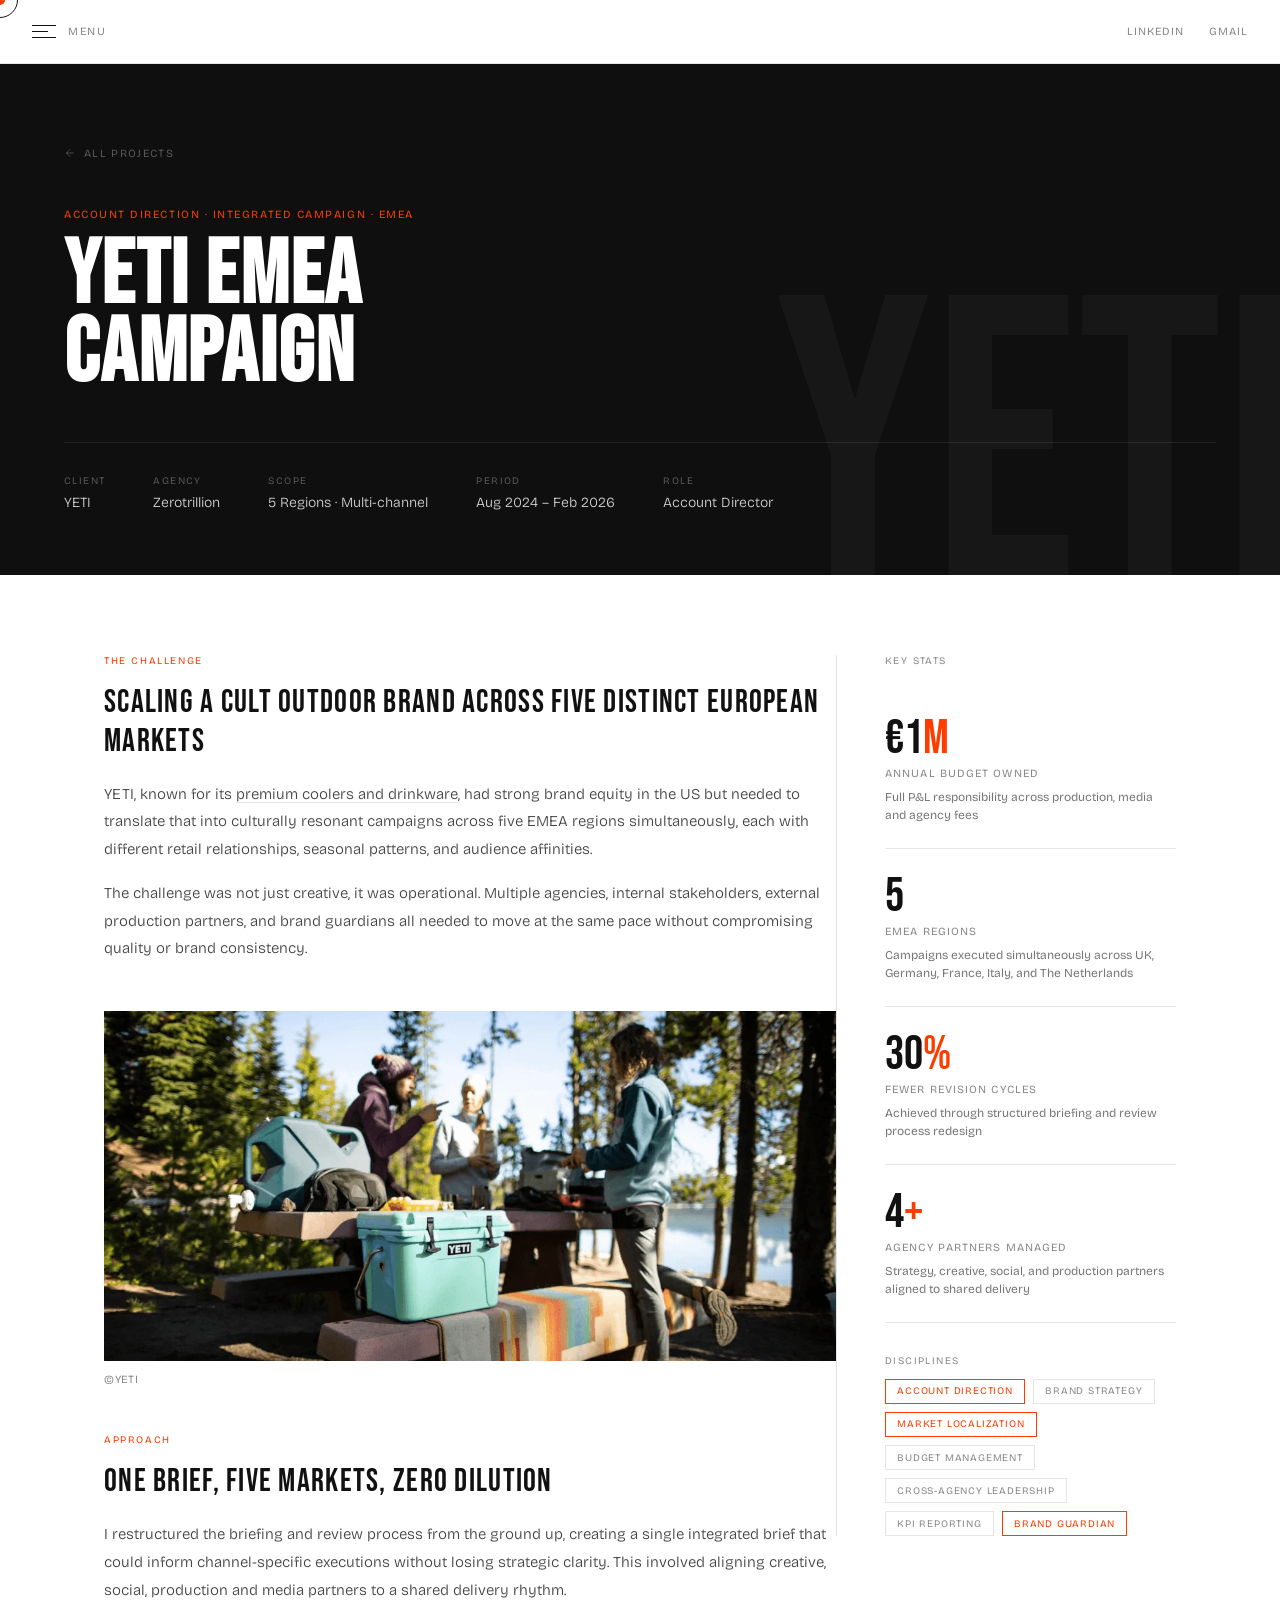
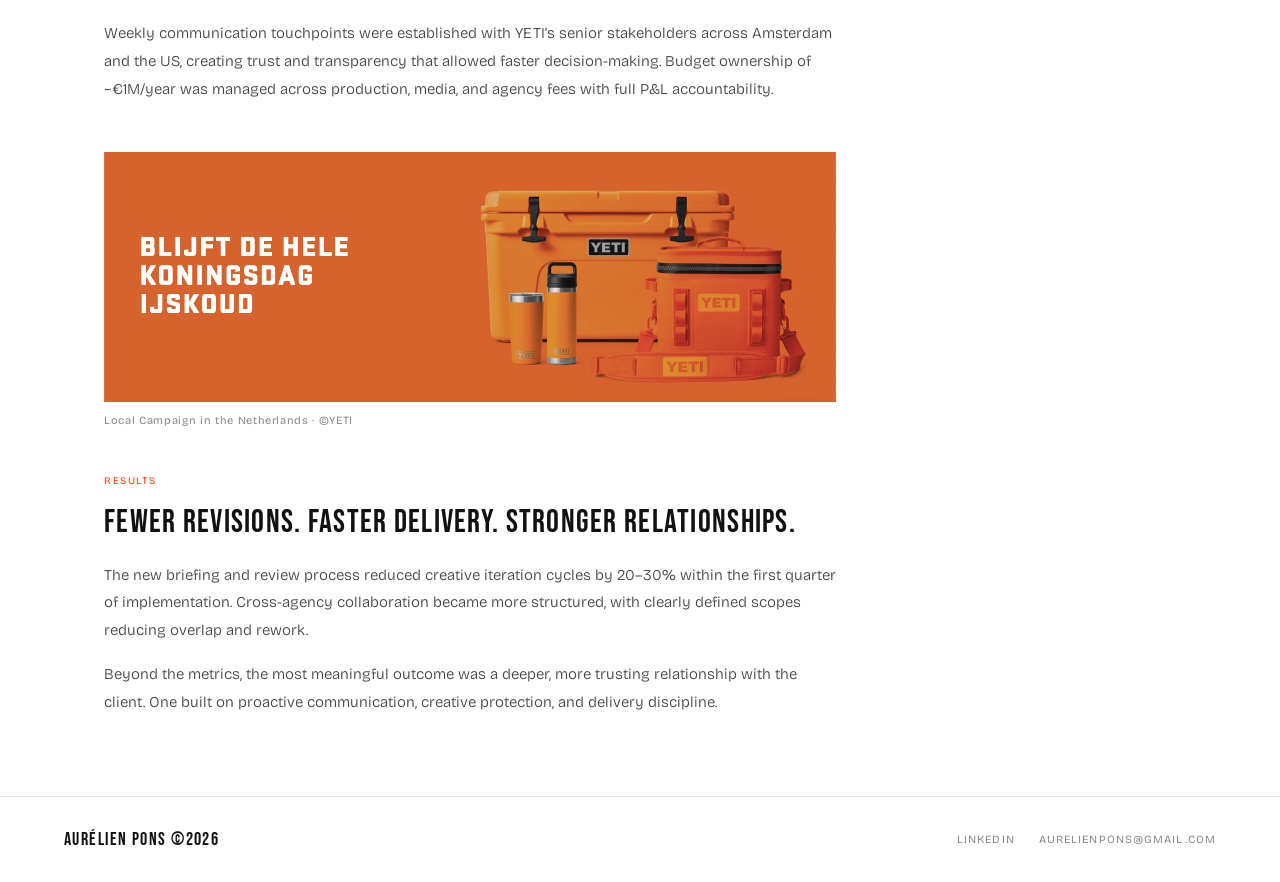
<file: projects/yeti.html>
<!DOCTYPE html>
<html lang="en">
<head>
  <meta charset="UTF-8">
  <meta name="viewport" content="width=device-width, initial-scale=1.0">
  <title>Aurélien Pons — Yeti EMEA</title>
  <link rel="icon" type="image/png" href="../favicon.png">
  <link rel="preconnect" href="https://fonts.googleapis.com">
  <link href="https://fonts.googleapis.com/css2?family=Bebas+Neue&family=Bricolage+Grotesque:opsz,wght@12..96,300;12..96,400;12..96,500;12..96,600&display=swap" rel="stylesheet">
  <link rel="stylesheet" href="../style.css">
</head>

<!-- Google tag (gtag.js) -->
<script async src="https://www.googletagmanager.com/gtag/js?id=G-1ECZ98PKHG"></script>
<script>
  window.dataLayer = window.dataLayer || [];
  function gtag(){dataLayer.push(arguments);}
  gtag('js', new Date());

  gtag('config', 'G-1ECZ98PKHG');
</script>

<body>

<!-- Custom cursor -->
<div class="cursor" id="cursor"></div>
<div class="cursor-ring" id="cursorRing"></div>

<!-- Sidebar overlay -->
<div class="sidebar-overlay" id="overlay" onclick="closeSidebar()"></div>

<!-- Sidebar -->
<aside class="sidebar" id="sidebar">
  <div>
    <div class="sidebar-logo">AURÉLIEN<br>PONS</div>
    <nav class="sidebar-nav" style="margin-top:2.5rem;">
      <a href="../index.html"linkedin.com/in/ponsaurelien><span class="nav-num">01</span>Home</a>
      <a href="../about.html"><span class="nav-num">02</span>About</a>
      <a href="../projects.html"><span class="nav-num">03</span>Projects</a>
<!--  <a href="projects-yeti.html" class="active"><span class="nav-num">04</span>Featured Case</a> -->
    </nav>
  </div>
  <div class="sidebar-bottom">
    <div class="sidebar-links">
      <a class="sidebar-icon-btn" href="https://linkedin.com/in/ponsaurelien" target="_blank" title="LinkedIn">
        <svg viewBox="0 0 24 24"><path d="M16 8a6 6 0 016 6v7h-4v-7a2 2 0 00-2-2 2 2 0 00-2 2v7h-4v-7a6 6 0 016-6z"/><rect x="2" y="9" width="4" height="12"/><circle cx="4" cy="4" r="2"/></svg>
      </a>
      <a class="sidebar-icon-btn" href="mailto:aurelienpons@gmail.com" title="Email">
        <svg viewBox="0 0 24 24"><path d="M4 4h16c1.1 0 2 .9 2 2v12c0 1.1-.9 2-2 2H4c-1.1 0-2-.9-2-2V6c0-1.1.9-2 2-2z"/><polyline points="22,6 12,13 2,6"/></svg>
      </a>
    </div>
<!--  <a class="sidebar-resume-btn" target="_blank" href="dwnld/Aurelien Pons - Client Director.pdf" download>↓ Download Resume</a> -->
  </div>
</aside>

<!-- Topbar -->
<header class="topbar">
  <div class="menu-trigger" id="menuTrigger" onclick="toggleSidebar()">
    <div class="hamburger">
      <span></span><span></span><span></span>
    </div>
    <span class="menu-label">Menu</span>
  </div>

  <div class="topbar-right">
    <a class="topbar-link" href="https://linkedin.com/in/ponsaurelien" target="_blank">LinkedIn</a>
    <a class="topbar-link" href="mailto:aurelienpons@gmail.com">Gmail</a>
<!--<a class="topbar-link accent-link" target="_blank" href="dwnld/Aurelien Pons - Client Director.pdf" download>Resume ↓</a>-->
  </div>
</header>

<!-- ══ PAGE: PROJECT DETAIL ══ -->
<main class="page" id="page-detail">
  <div class="detail-hero">
    <div class="detail-hero-bg-letter">YETI</div>
    <a class="detail-back" href="../projects.html">
      <svg viewBox="0 0 24 24"><line x1="19" y1="12" x2="5" y2="12"/><polyline points="12 19 5 12 12 5"/></svg>
      All projects
    </a>
    <div class="detail-eyebrow">Account Direction · Integrated Campaign · EMEA</div>
    <h2 class="detail-title">YETI EMEA<br>CAMPAIGN</h2>
    <div class="detail-meta">
      <div class="detail-meta-item">
        <div class="detail-meta-label">Client</div>
        <div class="detail-meta-value">YETI</div>
      </div>
      <div class="detail-meta-item">
        <div class="detail-meta-label">Agency</div>
        <div class="detail-meta-value">Zerotrillion</div>
      </div>
      <div class="detail-meta-item">
        <div class="detail-meta-label">Scope</div>
        <div class="detail-meta-value">5 Regions · Multi-channel</div>
      </div>
      <div class="detail-meta-item">
        <div class="detail-meta-label">Period</div>
        <div class="detail-meta-value">Aug 2024 – Feb 2026</div>
      </div>
      <div class="detail-meta-item">
        <div class="detail-meta-label">Role</div>
        <div class="detail-meta-value">Account Director</div>
      </div>
    </div>
  </div>

  <div class="detail-body">
    <div class="detail-content">
      <div class="detail-section-label">The Challenge</div>
      <div class="detail-section-title">Scaling a cult outdoor brand across five distinct European markets</div>
      <div class="detail-text">
        <p>YETI, known for its <a class="body-link" href="https://eu.yeti.com/" target="_blank">premium coolers and drinkware</a>, had strong brand equity in the US but needed to translate that into culturally resonant campaigns across five EMEA regions simultaneously, each with different retail relationships, seasonal patterns, and audience affinities.</p>
        <p>The challenge was not just creative, it was operational. Multiple agencies, internal stakeholders, external production partners, and brand guardians all needed to move at the same pace without compromising quality or brand consistency.</p>
      </div>

      <div class="detail-image-block">
        <img src="../img/yeti/yeti-cooler.png" alt="©YETI" style="width:100%; height:350px; object-fit:cover; display:block;">
        <div class="detail-image-caption">©YETI</div>
      </div>

      <div class="detail-section-label" style="margin-top:2.5rem;">Approach</div>
      <div class="detail-section-title">One brief, five markets, zero dilution</div>
      <div class="detail-text">
        <p>I restructured the briefing and review process from the ground up, creating a single integrated brief that could inform channel-specific executions without losing strategic clarity. This involved aligning creative, social, production and media partners to a shared delivery rhythm.</p>
        <p>Weekly communication touchpoints were established with YETI's senior stakeholders across Amsterdam and the US, creating trust and transparency that allowed faster decision-making. Budget ownership of ~€1M/year was managed across production, media, and agency fees with full P&L accountability.</p>
      </div>

      <div class="detail-image-block">
        <img src="../img/yeti/yeti-kingsday.png" alt="©YETI" style="width:100%; height:250px; object-fit:cover; display:block;">
        <div class="detail-image-caption">Local Campaign in the Netherlands · ©YETI</div>
      </div>

      <div class="detail-section-label" style="margin-top:2.5rem;">Results</div>
      <div class="detail-section-title">Fewer revisions. Faster delivery. Stronger relationships.</div>
      <div class="detail-text">
        <p>The new briefing and review process reduced creative iteration cycles by 20–30% within the first quarter of implementation. Cross-agency collaboration became more structured, with clearly defined scopes reducing overlap and rework.</p>
        <p>Beyond the metrics, the most meaningful outcome was a deeper, more trusting relationship with the client. One built on proactive communication, creative protection, and delivery discipline.</p>
      </div>
    </div>

    <div class="detail-sidebar">
      <div style="font-size:10px;letter-spacing:0.14em;text-transform:uppercase;color:var(--muted);margin-bottom:1.5rem;">Key Stats</div>

      <div class="detail-stat-block">
        <div class="detail-stat-num">€1<span class="accent">M</span></div>
        <div class="detail-stat-label">Annual budget owned</div>
        <div class="detail-stat-desc">Full P&L responsibility across production, media and agency fees</div>
      </div>

      <div class="detail-stat-block">
        <div class="detail-stat-num">5</div>
        <div class="detail-stat-label">EMEA regions</div>
        <div class="detail-stat-desc">Campaigns executed simultaneously across UK, Germany, France, Italy, and The Netherlands</div>
      </div>

      <div class="detail-stat-block">
        <div class="detail-stat-num">30<span class="accent">%</span></div>
        <div class="detail-stat-label">Fewer revision cycles</div>
        <div class="detail-stat-desc">Achieved through structured briefing and review process redesign</div>
      </div>

      <div class="detail-stat-block">
        <div class="detail-stat-num">4<span class="accent">+</span></div>
        <div class="detail-stat-label">Agency partners managed</div>
        <div class="detail-stat-desc">Strategy, creative, social, and production partners aligned to shared delivery</div>
      </div>

      <div class="detail-tags-section">
        <div style="font-size:10px;letter-spacing:0.14em;text-transform:uppercase;color:var(--muted);margin-bottom:0.75rem;">Disciplines</div>
        <div class="detail-tags">
          <span class="detail-tag accent-tag">Account Direction</span>
          <span class="detail-tag">Brand Strategy</span>
          <span class="detail-tag accent-tag">Market Localization</span>
          <span class="detail-tag">Budget Management</span>
          <span class="detail-tag">Cross-Agency Leadership</span>
          <span class="detail-tag">KPI Reporting</span>
          <span class="detail-tag accent-tag">Brand Guardian</span>
        </div>
      </div>
    </div>
  </div>

  <footer class="site-footer">
    <div class="footer-name">AURÉLIEN PONS ©2026</div>
    <div class="footer-links">
      <a class="footer-link" href="https://linkedin.com/in/ponsaurelien" target="_blank">LinkedIn</a>
      <a class="footer-link" href="mailto:aurelienpons@gmail.com">aurelienpons@gmail.com</a>
<!--  <a class="footer-link" target="_blank" href="dwnld/Aurelien Pons - Client Director.pdf" download>↓ Resume</a>  -->
    </div>
  </footer>
</main>

<script>
// Cursor
const cursor = document.getElementById('cursor');
const ring = document.getElementById('cursorRing');
let mx = 0, my = 0, rx = 0, ry = 0;
document.addEventListener('mousemove', e => { mx = e.clientX; my = e.clientY; cursor.style.left = mx+'px'; cursor.style.top = my+'px'; });
function animRing() { rx += (mx - rx) * 0.12; ry += (my - ry) * 0.12; ring.style.left = rx+'px'; ring.style.top = ry+'px'; requestAnimationFrame(animRing); }
animRing();

document.querySelectorAll('a, button, .btn-primary, .menu-trigger, .project-row, .detail-back, .btn-ghost').forEach(el => {
  el.addEventListener('mouseenter', () => { cursor.style.width='18px'; cursor.style.height='18px'; ring.style.width='52px'; ring.style.height='52px'; });
  el.addEventListener('mouseleave', () => { cursor.style.width='10px'; cursor.style.height='10px'; ring.style.width='36px'; ring.style.height='36px'; });
});

// Sidebar
function toggleSidebar() {
  const sidebar = document.getElementById('sidebar');
  const overlay = document.getElementById('overlay');
  const trigger = document.getElementById('menuTrigger');
  sidebar.classList.toggle('open');
  overlay.classList.toggle('visible');
  trigger.classList.toggle('active');
}
function closeSidebar() {
  document.getElementById('sidebar').classList.remove('open');
  document.getElementById('overlay').classList.remove('visible');
  document.getElementById('menuTrigger').classList.remove('active');
}

</script>
</body>
</html>
</file>
<file: style.css>
*, *::before, *::after { box-sizing: border-box; margin: 0; padding: 0; }

:root {
  --accent: #FF3C00;
  --dark: #0f0f0f;
  --mid: #1a1a1a;
  --ink: #111111;
  --muted: #888;
  --lighter: #bbb;
  --bg: #ffffff;
  --off: #f5f3ef;
  --border: rgba(0,0,0,0.1);
  --sidebar-w: 280px;
  --nav-h: 64px;
  --font-display: 'Bebas Neue', sans-serif;
  --font-body: 'Bricolage Grotesque', sans-serif;
  --ease: cubic-bezier(0.77, 0, 0.175, 1);
}

html { scroll-behavior: smooth; }

body {
  font-family: var(--font-body);
  background: var(--bg);
  color: var(--ink);
  overflow-x: hidden;
  cursor: none;
}

/* ── CUSTOM CURSOR ── */
.cursor {
  position: fixed;
  width: 10px; height: 10px;
  background: var(--accent);
  border-radius: 50%;
  pointer-events: none;
  z-index: 9999;
  transform: translate(-50%,-50%);
  transition: width 0.2s, height 0.2s, opacity 0.2s;
  mix-blend-mode: multiply;
}
.cursor-ring {
  position: fixed;
  width: 36px; height: 36px;
  border: 1px solid var(--ink);
  border-radius: 50%;
  pointer-events: none;
  z-index: 9998;
  transform: translate(-50%,-50%);
  transition: transform 0.12s var(--ease), width 0.3s, height 0.3s;
}
body:hover .cursor { opacity: 1; }

/* ── SIDEBAR ── */
.sidebar {
  position: fixed;
  top: 0; left: 0;
  width: var(--sidebar-w);
  height: 100vh;
  background: var(--dark);
  z-index: 900;
  transform: translateX(calc(-1 * var(--sidebar-w)));
  transition: transform 0.6s var(--ease);
  display: flex;
  flex-direction: column;
  justify-content: space-between;
  padding: 2.5rem 2rem;
}
.sidebar.open { transform: translateX(0); }

.sidebar-overlay {
  position: fixed;
  inset: 0;
  background: rgba(0,0,0,0.4);
  z-index: 850;
  opacity: 0;
  pointer-events: none;
  transition: opacity 0.4s;
  backdrop-filter: blur(2px);
}
.sidebar-overlay.visible { opacity: 1; pointer-events: all; }

.sidebar-logo {
  font-family: var(--font-display);
  font-size: 26px;
  color: #fff;
  letter-spacing: 0.04em;
  line-height: 1;
}
.sidebar-logo span { color: var(--accent); }

.sidebar-nav {
  display: flex;
  flex-direction: column;
  gap: 0.25rem;
}

.sidebar-nav a {
  display: flex;
  align-items: center;
  gap: 1rem;
  font-size: 13px;
  letter-spacing: 0.12em;
  text-transform: uppercase;
  color: #555;
  text-decoration: none;
  padding: 0.85rem 0;
  border-bottom: 0.5px solid rgba(255,255,255,0.05);
  transition: color 0.2s;
  position: relative;
}
.sidebar-nav a .nav-num {
  font-size: 10px;
  color: #333;
  font-family: var(--font-display);
  letter-spacing: 0.05em;
  width: 20px;
}
.sidebar-nav a:hover, .sidebar-nav a.active { color: #fff; }
.sidebar-nav a.active::before {
  content: '';
  position: absolute;
  left: -2rem;
  top: 50%; transform: translateY(-50%);
  width: 3px; height: 20px;
  background: var(--accent);
}

.sidebar-bottom {
  display: flex;
  flex-direction: column;
  gap: 1.5rem;
}
.sidebar-links {
  display: flex;
  gap: 0.75rem;
}
.sidebar-icon-btn {
  width: 36px; height: 36px;
  border: 0.5px solid #333;
  border-radius: 50%;
  display: flex;
  align-items: center;
  justify-content: center;
  cursor: pointer;
  text-decoration: none;
  transition: border-color 0.2s, background 0.2s;
}
.sidebar-icon-btn:hover { border-color: var(--accent); background: rgba(255,60,0,0.1); }
.sidebar-icon-btn svg { width: 14px; height: 14px; stroke: #888; fill: none; stroke-width: 1.5; stroke-linecap: round; stroke-linejoin: round; }
.sidebar-icon-btn:hover svg { stroke: var(--accent); }

.sidebar-resume-btn {
  display: block;
  width: 100%;
  padding: 0.7rem 1rem;
  background: transparent;
  border: 0.5px solid #333;
  color: #555;
  font-family: var(--font-body);
  font-size: 11px;
  letter-spacing: 0.12em;
  text-transform: uppercase;
  text-align: center;
  text-decoration: none;
  cursor: pointer;
  transition: border-color 0.2s, color 0.2s;
}
.sidebar-resume-btn:hover { border-color: var(--accent); color: var(--accent); }

/* ── TOPBAR ── */
.topbar {
  position: fixed;
  top: 0; left: 0; right: 0;
  height: var(--nav-h);
  display: flex;
  align-items: center;
  justify-content: space-between;
  padding: 0 2rem;
  z-index: 800;
  background: rgba(255,255,255,0.92);
  backdrop-filter: blur(12px);
  border-bottom: 0.5px solid var(--border);
  transition: background 0.3s;
}

.menu-trigger {
  display: flex;
  align-items: center;
  gap: 0.75rem;
  cursor: pointer;
  padding: 0.5rem 0;
}
.hamburger {
  display: flex;
  flex-direction: column;
  gap: 5px;
  width: 24px;
}
.hamburger span {
  display: block;
  height: 1px;
  background: var(--ink);
  transition: transform 0.4s var(--ease), opacity 0.3s, width 0.3s;
  transform-origin: left;
}
.hamburger span:nth-child(2) { width: 16px; }
.menu-trigger:hover .hamburger span:nth-child(2) { width: 24px; }
.menu-trigger.active .hamburger span:nth-child(1) { transform: rotate(40deg) translateY(-1px); }
.menu-trigger.active .hamburger span:nth-child(2) { opacity: 0; width: 0; }
.menu-trigger.active .hamburger span:nth-child(3) { transform: rotate(-40deg) translateY(1px); }

.menu-label {
  font-size: 11px;
  letter-spacing: 0.14em;
  text-transform: uppercase;
  color: var(--muted);
}

.topbar-center {
  font-family: var(--font-display);
  font-size: 17px;
  letter-spacing: 0.1em;
  color: var(--ink);
  position: absolute;
  left: 50%;
  transform: translateX(-50%);
}

.topbar-right {
  display: flex;
  align-items: center;
  gap: 1.5rem;
}
.topbar-link {
  font-size: 11px;
  letter-spacing: 0.1em;
  text-transform: uppercase;
  color: var(--muted);
  text-decoration: none;
  transition: color 0.2s;
}
.topbar-link:hover { color: var(--accent); }
.topbar-link.accent-link {
  color: var(--accent);
  border-bottom: 1px solid var(--accent);
  padding-bottom: 1px;
}

/* ── PAGES ── */
.page {
  min-height: 100vh;
  padding-top: var(--nav-h);
  opacity: 0;
  animation: fadeIn 0.6s var(--ease) forwards;
}

@keyframes fadeIn {
  from { opacity: 0; transform: translateY(16px); }
  to { opacity: 1; transform: translateY(0); }
}

/* ── PAGE: HOME ── */
.home-split {
  display: grid;
  grid-template-columns: 1fr 1fr;
  min-height: calc(100vh - var(--nav-h));
}

.home-left {
  padding: 4rem 3rem 4rem 4rem;
  display: flex;
  flex-direction: column;
  justify-content: space-between;
  position: relative;
  border-right: 0.5px solid var(--border);
}

.home-accent-line {
  position: absolute;
  left: 0; top: 30%;
  width: 4px; height: 80px;
  background: var(--accent);
  animation: slideIn 0.8s 0.3s var(--ease) both;
}
@keyframes slideIn {
  from { height: 0; top: 40%; }
  to { height: 80px; top: 30%; }
}

.home-eyebrow {
  display: flex;
  align-items: center;
  gap: 0.75rem;
  font-size: 11px;
  letter-spacing: 0.14em;
  text-transform: uppercase;
  color: var(--accent);
  animation: fadeIn 0.6s 0.1s both;
}
.home-eyebrow::before {
  content: '';
  display: block;
  width: 24px; height: 1px;
  background: var(--accent);
}

.home-name {
  font-family: var(--font-display);
  font-size: clamp(60px, 8vw, 96px);
  line-height: 0.88;
  color: var(--ink);
  letter-spacing: 0.02em;
  margin-top: 1.5rem;
  animation: fadeIn 0.7s 0.2s both;
}
.home-name .accent { color: var(--accent); }

.home-tagline {
  font-size: 14px;
  color: #555;
  line-height: 1.75;
  max-width: 540px;
  margin-top: 2rem;
  font-weight: 300;
  animation: fadeIn 0.7s 0.35s both;
}

.home-cta-row {
  display: flex;
  align-items: center;
  gap: 1.5rem;
  margin-top: 3rem;
  animation: fadeIn 0.7s 0.45s both;
}
.btn-primary {
  background: var(--ink);
  color: #fff;
  font-family: var(--font-body);
  font-size: 11px;
  letter-spacing: 0.12em;
  text-transform: uppercase;
  padding: 0.8rem 1.6rem;
  border: none;
  cursor: pointer;
  text-decoration: none;
  display: inline-block;
  transition: background 0.2s;
}
.btn-primary:hover { background: var(--accent); }
.btn-ghost {
  font-size: 12px;
  color: var(--accent);
  text-decoration: underline;
  text-underline-offset: 4px;
  cursor: pointer;
  transition: opacity 0.2s;
}
.btn-ghost:hover { opacity: 0.7; }

.home-stats {
  display: flex;
  gap: 2.5rem;
  padding-top: 2.5rem;
  border-top: 0.5px solid var(--border);
  animation: fadeIn 0.7s 0.55s both;
}
.home-stat-num {
  font-family: var(--font-display);
  font-size: 36px;
  color: var(--ink);
  line-height: 1;
}
.home-stat-label {
  font-size: 11px;
  color: var(--muted);
  text-transform: uppercase;
  letter-spacing: 0.1em;
  margin-top: 0.3rem;
}

/* right photo side */
.home-right {
  position: relative;
  background: var(--dark);
  overflow: hidden;
  display: flex;
  align-items: center;
  justify-content: center;
  min-height: 500px;
}

.home-photo-bg {
  position: absolute;
  inset: 0;
  background: 
    radial-gradient(ellipse at 60% 40%, rgba(255,60,0,0.08) 0%, transparent 60%),
    var(--dark);
}

.home-big-letter {
  font-family: var(--font-display);
  font-size: 320px;
  color: rgba(255,255,255,0.03);
  position: absolute;
  bottom: -30px; right: -20px;
  line-height: 1;
  user-select: none;
  pointer-events: none;
}

.photo-placeholder {
  position: relative;
  z-index: 2;
  display: flex;
  flex-direction: column;
  align-items: center;
  gap: 1rem;
  text-align: center;
}
.photo-circle {
  width: 180px; height: 180px;
  border-radius: 50%;
  border: 1px solid rgba(255,255,255,0.1);
  display: flex;
  align-items: center;
  justify-content: center;
  font-family: var(--font-display);
  font-size: 52px;
  color: rgba(255,255,255,0.15);
  letter-spacing: 0.05em;
}

/* real photo styling */
.home-photo {
  position: absolute;
  inset: 0;
  width: 100%;
  height: 100%;
  object-fit: cover;
  object-position: center top;
  z-index: 1;
  opacity: 0.85;
  pointer-events: none;
  -webkit-touch-callout: none;
}

.home-photo-caption {
  position: absolute;
  bottom: 2rem;
  left: 2rem;
  z-index: 3;
  font-size: 10px;
  letter-spacing: 0.12em;
  text-transform: uppercase;
  color: rgba(255,255,255,0.3);
  animation: fadeIn 0.7s 0.6s both;
}

.home-right-tag {
  position: absolute;
  top: 2rem; right: 2rem;
  z-index: 3;
  background: rgba(0,0,0,0.06);
  border: 0.5px solid rgba(255,255,255,0.12);
  padding: 0.5rem 0.9rem;
  font-size: 10px;
  letter-spacing: 0.12em;
  text-transform: uppercase;
  color: rgba(255,255,255,1);
  animation: fadeIn 0.7s 0.5s both;
}

/* ── PAGE: ABOUT ── */
.about-wrap {
  max-width: 1100px;
  margin: 0 auto;
  padding: 5rem 3rem;
  display: grid;
  grid-template-columns: 1fr 1.2fr;
  gap: 6rem;
  align-items: start;
}

.about-sticky {
  position: sticky;
  top: calc(var(--nav-h) + 2rem);
}

.section-eyebrow {
  font-size: 10px;
  letter-spacing: 0.16em;
  text-transform: uppercase;
  color: var(--accent);
  margin-bottom: 1.5rem;
  display: flex;
  align-items: center;
  gap: 0.75rem;
}
.section-eyebrow::before {
  content: '';
  display: block;
  width: 20px; height: 1px;
  background: var(--accent);
}

.about-title {
  font-family: var(--font-display);
  font-size: 68px;
  line-height: 0.88;
  color: var(--ink);
  letter-spacing: 0.02em;
}

.about-role-tag {
  margin-top: 2rem;
  display: inline-block;
  background: var(--ink);
  color: #fff;
  font-size: 11px;
  letter-spacing: 0.1em;
  text-transform: uppercase;
  padding: 0.4rem 0.9rem;
}

.about-competency-list {
  margin-top: 2.5rem;
  display: flex;
  flex-direction: column;
  gap: 0.5rem;
}
.about-comp-item {
  font-size: 12px;
  letter-spacing: 0.08em;
  text-transform: uppercase;
  color: var(--muted);
  padding: 0.6rem 0;
  border-bottom: 0.5px solid var(--border);
  display: flex;
  align-items: center;
  gap: 0.75rem;
}
.about-comp-item::before {
  content: '';
  display: block;
  width: 6px; height: 6px;
  border-radius: 50%;
  background: var(--accent);
  flex-shrink: 0;
}

.about-body {}

.about-bio {
  font-size: 16px;
  line-height: 1.8;
  color: #333;
  font-weight: 300;
}
.about-bio p + p { margin-top: 1.25rem; }
.about-bio strong { font-weight: 500; color: var(--ink); }

.about-section-title {
  font-family: var(--font-display);
  font-size: 28px;
  color: var(--ink);
  letter-spacing: 0.05em;
  margin: 3rem 0 1.5rem;
  padding-top: 2rem;
  border-top: 0.5px solid var(--border);
}

.exp-item {
  padding: 1.75rem 0;
  border-bottom: 0.5px solid var(--border);
}
.exp-header {
  display: flex;
  justify-content: space-between;
  align-items: flex-start;
  gap: 1rem;
  margin-bottom: 0.5rem;
}
.exp-role {
  font-size: 15px;
  font-weight: 500;
  color: var(--ink);
}
.exp-company {
  color: var(--accent);
  font-size: 15px;
}
.exp-period {
  font-size: 11px;
  color: var(--muted);
  letter-spacing: 0.08em;
  white-space: nowrap;
  margin-top: 0.2rem;
}
.exp-location {
  font-size: 11px;
  color: var(--lighter);
  text-transform: uppercase;
  letter-spacing: 0.1em;
  margin-bottom: 0.75rem;
}
.exp-highlights {
  display: flex;
  flex-direction: column;
  gap: 0.4rem;
}
.exp-highlight {
  font-size: 13px;
  color: #555;
  line-height: 1.6;
  display: flex;
  gap: 0.5rem;
}
.exp-highlight::before {
  content: '→';
  color: var(--accent);
  flex-shrink: 0;
  font-size: 11px;
  margin-top: 2px;
}

/* ── PAGE: PROJECTS ── */
.projects-header {
  padding: 4rem 4rem 2rem;
  border-bottom: 0.5px solid var(--border);
  display: flex;
  justify-content: space-between;
  align-items: flex-end;
}
.projects-title {
  font-family: var(--font-display);
  font-size: 80px;
  line-height: 0.88;
  letter-spacing: 0.02em;
}
.projects-count {
  font-size: 12px;
  color: var(--muted);
  letter-spacing: 0.1em;
  text-transform: uppercase;
}

.projects-list {
  padding: 0 4rem;
}

a.project-row {
  display: grid;
  text-decoration: none;
  color: inherit;
}

.project-row {
  display: grid;
  grid-template-columns: 60px 1fr 160px 160px 80px;
  align-items: center;
  gap: 2rem;
  padding: 2rem 0;
  border-bottom: 0.5px solid var(--border);
  cursor: pointer;
  transition: background 0.15s;
  position: relative;
}
.project-row:hover { background: var(--off); margin: 0 -4rem; padding-left: 4rem; padding-right: 4rem; }

.proj-num {
  font-family: var(--font-display);
  font-size: 20px;
  color: rgba(0,0,0,0.12);
  letter-spacing: 0.05em;
}

.proj-info {}
.proj-name {
  font-family: var(--font-display);
  font-size: 28px;
  letter-spacing: 0.03em;
  color: var(--ink);
  line-height: 1;
  margin-bottom: 0.4rem;
}
.proj-client {
  font-size: 12px;
  color: var(--muted);
  letter-spacing: 0.08em;
  text-transform: uppercase;
}

.proj-tags {
  display: flex;
  flex-wrap: wrap;
  gap: 0.4rem;
}
.proj-tag {
  font-size: 10px;
  letter-spacing: 0.08em;
  text-transform: uppercase;
  padding: 0.25rem 0.6rem;
  border: 0.5px solid var(--border);
  color: var(--muted);
}

.proj-year {
  font-size: 12px;
  color: var(--muted);
  letter-spacing: 0.08em;
}

.proj-arrow {
  width: 36px; height: 36px;
  border: 0.5px solid var(--border);
  display: flex;
  align-items: center;
  justify-content: center;
  transition: background 0.2s, border-color 0.2s;
}
.project-row:hover .proj-arrow {
  background: var(--accent);
  border-color: var(--accent);
}
.proj-arrow svg {
  width: 14px; height: 14px;
  stroke: var(--ink);
  fill: none;
  stroke-width: 1.5;
  stroke-linecap: round;
  transition: stroke 0.2s;
}
.project-row:hover .proj-arrow svg { stroke: #fff; }

/* ── PAGE: PROJECT DETAIL ── */
.detail-hero {
  background: var(--dark);
  padding: 5rem 4rem 4rem;
  position: relative;
  overflow: hidden;
}
.detail-hero-bg-letter {
  font-family: var(--font-display);
  font-size: 400px;
  color: rgba(255,255,255,0.03);
  position: absolute;
  bottom: -80px; right: -20px;
  line-height: 1;
  pointer-events: none;
}
.detail-back {
  font-size: 11px;
  letter-spacing: 0.12em;
  text-transform: uppercase;
  color: rgba(255,255,255,0.3);
  cursor: pointer;
  display: inline-flex;
  align-items: center;
  text-decoration: none;
  gap: 0.5rem;
  margin-bottom: 3rem;
  transition: color 0.2s;

}


.detail-back:hover { color: var(--accent); }
.detail-back svg { width: 12px; height: 12px; stroke: currentColor; fill: none; stroke-width: 1.5; stroke-linecap: round; }

.detail-eyebrow {
  font-size: 11px;
  letter-spacing: 0.14em;
  text-transform: uppercase;
  color: var(--accent);
  margin-bottom: 1rem;
}
.detail-title {
  font-family: var(--font-display);
  font-size: clamp(56px, 7vw, 96px);
  line-height: 0.88;
  color: #fff;
  letter-spacing: 0.02em;
  max-width: 700px;
}
.detail-meta {
  display: flex;
  gap: 3rem;
  margin-top: 3rem;
  padding-top: 2rem;
  border-top: 0.5px solid rgba(255,255,255,0.08);
}
.detail-meta-item {}
.detail-meta-label {
  font-size: 10px;
  letter-spacing: 0.14em;
  text-transform: uppercase;
  color: rgba(255,255,255,0.3);
  margin-bottom: 0.4rem;
}
.detail-meta-value {
  font-size: 14px;
  color: rgba(255,255,255,0.8);
  font-weight: 300;
}

.detail-body {
  display: grid;
  grid-template-columns: 1fr 340px;
  gap: 0;
  max-width: 1200px;
  margin: 0 auto;
  padding: 5rem 4rem;
}

.detail-content {}
.detail-section-label {
  font-size: 10px;
  letter-spacing: 0.16em;
  text-transform: uppercase;
  color: var(--accent);
  margin-bottom: 1rem;
}
.detail-section-title {
  font-family: var(--font-display);
  font-size: 32px;
  letter-spacing: 0.04em;
  color: var(--ink);
  margin-bottom: 1.25rem;
}
.detail-text {
  font-size: 15px;
  line-height: 1.85;
  color: #444;
  font-weight: 300;
}
.detail-text p + p { margin-top: 1rem; }

.detail-image-block {
  margin: 3rem 0;
  position: relative;
}
.detail-image-placeholder {
  background: var(--off);
  border: 0.5px solid var(--border);
  height: 320px;
  display: flex;
  align-items: center;
  justify-content: center;
  position: relative;
  overflow: hidden;
}
.detail-image-placeholder .img-label {
  font-size: 11px;
  letter-spacing: 0.1em;
  text-transform: uppercase;
  color: var(--muted);
}
.detail-image-placeholder .img-overlay-num {
  font-family: var(--font-display);
  font-size: 120px;
  color: rgba(0,0,0,0.04);
  position: absolute;
  bottom: -10px; right: 10px;
  line-height: 1;
}
.detail-image-caption {
  font-size: 11px;
  color: var(--muted);
  margin-top: 0.75rem;
  letter-spacing: 0.06em;
}

.detail-sidebar {
  padding-left: 3rem;
  border-left: 0.5px solid var(--border);
  position: sticky;
  top: calc(var(--nav-h) + 2rem);
  align-self: start;
}

.detail-stat-block {
  padding: 1.5rem 0;
  border-bottom: 0.5px solid var(--border);
}
.detail-stat-block:first-child { padding-top: 0; }
.detail-stat-num {
  font-family: var(--font-display);
  font-size: 48px;
  color: var(--ink);
  line-height: 1;
}
.detail-stat-num .accent { color: var(--accent); }
.detail-stat-label {
  font-size: 11px;
  letter-spacing: 0.1em;
  text-transform: uppercase;
  color: var(--muted);
  margin-top: 0.25rem;
}
.detail-stat-desc {
  font-size: 12px;
  color: #777;
  line-height: 1.5;
  margin-top: 0.5rem;
}

.detail-tags-section {
  margin-top: 2rem;
}
.detail-tags {
  display: flex;
  flex-wrap: wrap;
  gap: 0.5rem;
  margin-top: 0.75rem;
}
.detail-tag {
  font-size: 10px;
  letter-spacing: 0.08em;
  text-transform: uppercase;
  padding: 0.35rem 0.7rem;
  border: 0.5px solid var(--border);
  color: var(--muted);
}
.detail-tag.accent-tag {
  border-color: var(--accent);
  color: var(--accent);
}

/* ── FOOTER ── */
.site-footer {
  border-top: 0.5px solid var(--border);
  padding: 2rem 4rem;
  display: flex;
  justify-content: space-between;
  align-items: center;
}
.footer-name {
  font-family: var(--font-display);
  font-size: 18px;
  letter-spacing: 0.08em;
  color: var(--ink);
}
.footer-links {
  display: flex;
  gap: 1.5rem;
  align-items: center;
}
.footer-link {
  font-size: 11px;
  letter-spacing: 0.1em;
  text-transform: uppercase;
  color: var(--muted);
  text-decoration: none;
  transition: color 0.2s;
}
.footer-link:hover { color: var(--accent); }

/* ── ANIMATIONS ── */
@keyframes accentPulse {
  0%,100% { opacity: 1; }
  50% { opacity: 0.5; }
}

.page-transition-enter {
  animation: fadeIn 0.5s var(--ease) forwards;
}

/* scrollbar */
::-webkit-scrollbar { width: 4px; }
::-webkit-scrollbar-track { background: transparent; }
::-webkit-scrollbar-thumb { background: var(--border); }
::-webkit-scrollbar-thumb:hover { background: var(--accent); }


.body-link {
  color: inherit;
  text-decoration: underline;
  text-decoration-color: var(--border);
  text-underline-offset: 3px;
  transition: color 0.2s;
}

.body-link:hover {
  color: var(--accent);
}


/* ══ RESPONSIVE — MOBILE ══ */
@media (max-width: 768px) {

  :root {
    --nav-h: 56px;
  }

  /* ── CURSOR ── */
  .cursor, .cursor-ring { display: none; }
  body { cursor: auto; }

  /* ── HOVER IMAGE ── */
  #hoverImg { display: none; }

  /* ── TOPBAR ── */
  .topbar-center { display: none; }

  .topbar-right {
    gap: 1rem;
  }

  .topbar-link.accent-link { display: none; }


  /* ── FOOTER ── */
  .site-footer {
    flex-direction: column;
    align-items: center;
    text-align: center;
    gap: 1rem;
    padding: 1.5rem 1.5rem;
  }

  .footer-links {
    flex-direction: column;
    gap: 0.75rem;
  }


  /* ── HOME ── */
  .home-split {
    grid-template-columns: 1fr;
  }

  .home-right { display: none; }

  .home-left {
    padding: 2.5rem 1.5rem;
    border-right: none;
  }

  .home-name {
    font-size: 72px;
  }

  .home-stats {
    flex-wrap: wrap;
    gap: 1.5rem;
  }

  .home-stats > div {
    width: calc(50% - 0.75rem);
  }


  /* ── ABOUT ── */
  .about-wrap {
    grid-template-columns: 1fr;
    gap: 0;
    padding: 2.5rem 1.5rem;
  }

  .about-sticky {
    position: static;
    order: 2;
    padding-top: 3rem;
    border-top: 0.5px solid var(--border);
    margin-top: 3rem;
  }

  .about-body {
    order: 1;
  }

  .about-title {
    font-size: 52px;
  }

  .exp-header {
    flex-direction: column;
    gap: 0.25rem;
  }

  .exp-period {
    white-space: normal;
  }


  /* ── PROJECTS ── */
  .projects-header {
    padding: 2.5rem 1.5rem 1.5rem;
    flex-direction: column;
    align-items: flex-start;
    gap: 0.5rem;
  }

  .projects-title {
    font-size: 56px;
  }

  .projects-list {
    padding: 0 1.5rem;
  }

  .project-row {
    grid-template-columns: 40px 1fr 36px;
    grid-template-rows: auto auto;
    gap: 0.5rem 1rem;
    padding: 1.5rem 0;
  }

  .project-row:hover {
    margin: 0 -1.5rem;
    padding-left: 1.5rem;
    padding-right: 1.5rem;
  }

  .proj-tags { display: none; }

  .proj-year {
    grid-column: 2;
    grid-row: 2;
  }

  .proj-arrow {
    grid-column: 3;
    grid-row: 1 / 3;
    align-self: center;
  }


  /* ── PROJECT DETAIL ── */
  .detail-hero {
    padding: 3rem 1.5rem 2.5rem;
  }

  .detail-title {
    font-size: 48px;
  }

  .detail-meta {
    flex-wrap: wrap;
    gap: 1.25rem;
  }

  .detail-meta-item {
    width: calc(50% - 0.625rem);
  }

  .detail-body {
    grid-template-columns: 1fr;
    padding: 2.5rem 1.5rem;
    gap: 3rem;
  }

  .detail-sidebar {
    padding-left: 0;
    border-left: none;
    border-top: 0.5px solid var(--border);
    padding-top: 2.5rem;
    position: static;
    order: 2;
  }

  .detail-content {
    order: 1;
  }

  .detail-stat-num {
    font-size: 36px;
  }

}

/* ── PROJECT HOVER IMAGE ── */
.proj-hover-img {
  position: fixed;
  top: 0;
  left: 0;
  width: 280px;
  height: 180px;
  object-fit: cover;
  pointer-events: none;
  z-index: 999;
  opacity: 0;
  will-change: transform, opacity;
  transition: opacity 0.3s;
}

.proj-hover-img.visible {
  opacity: 1;
}
</file>
